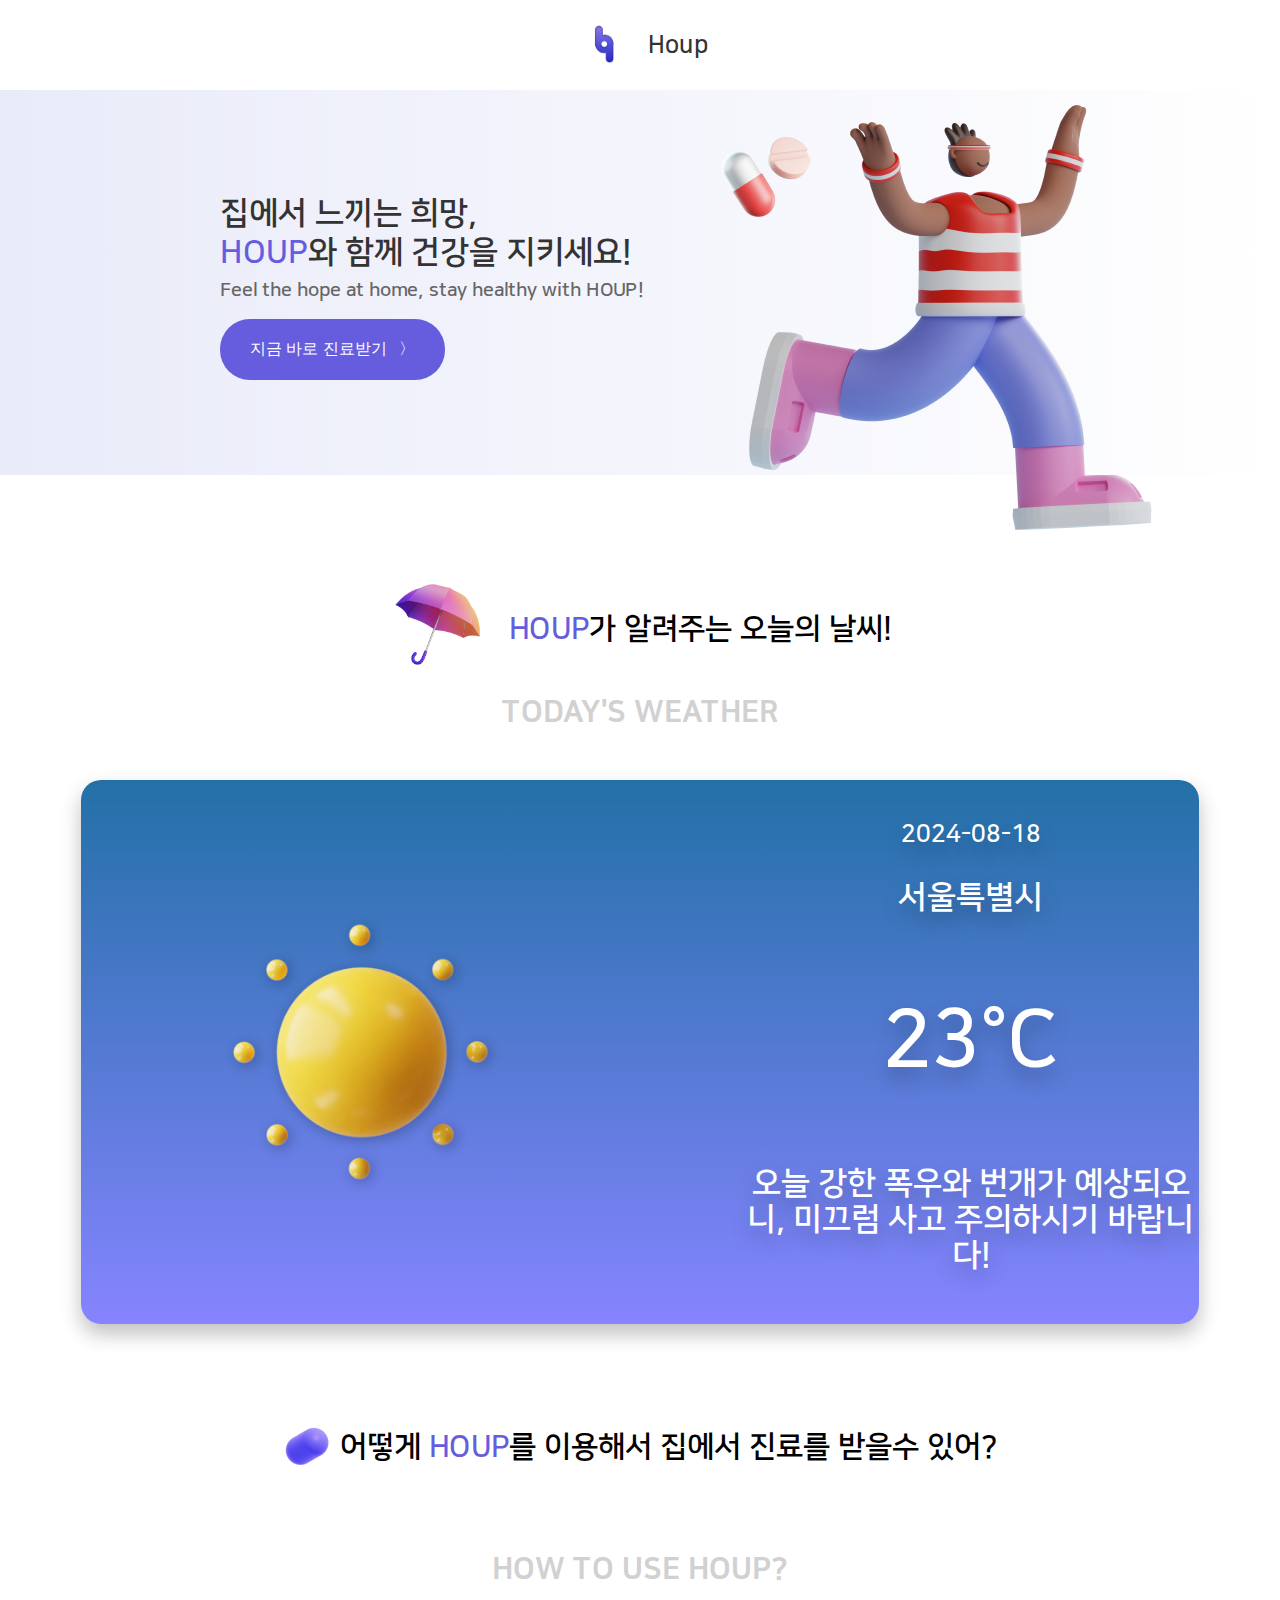
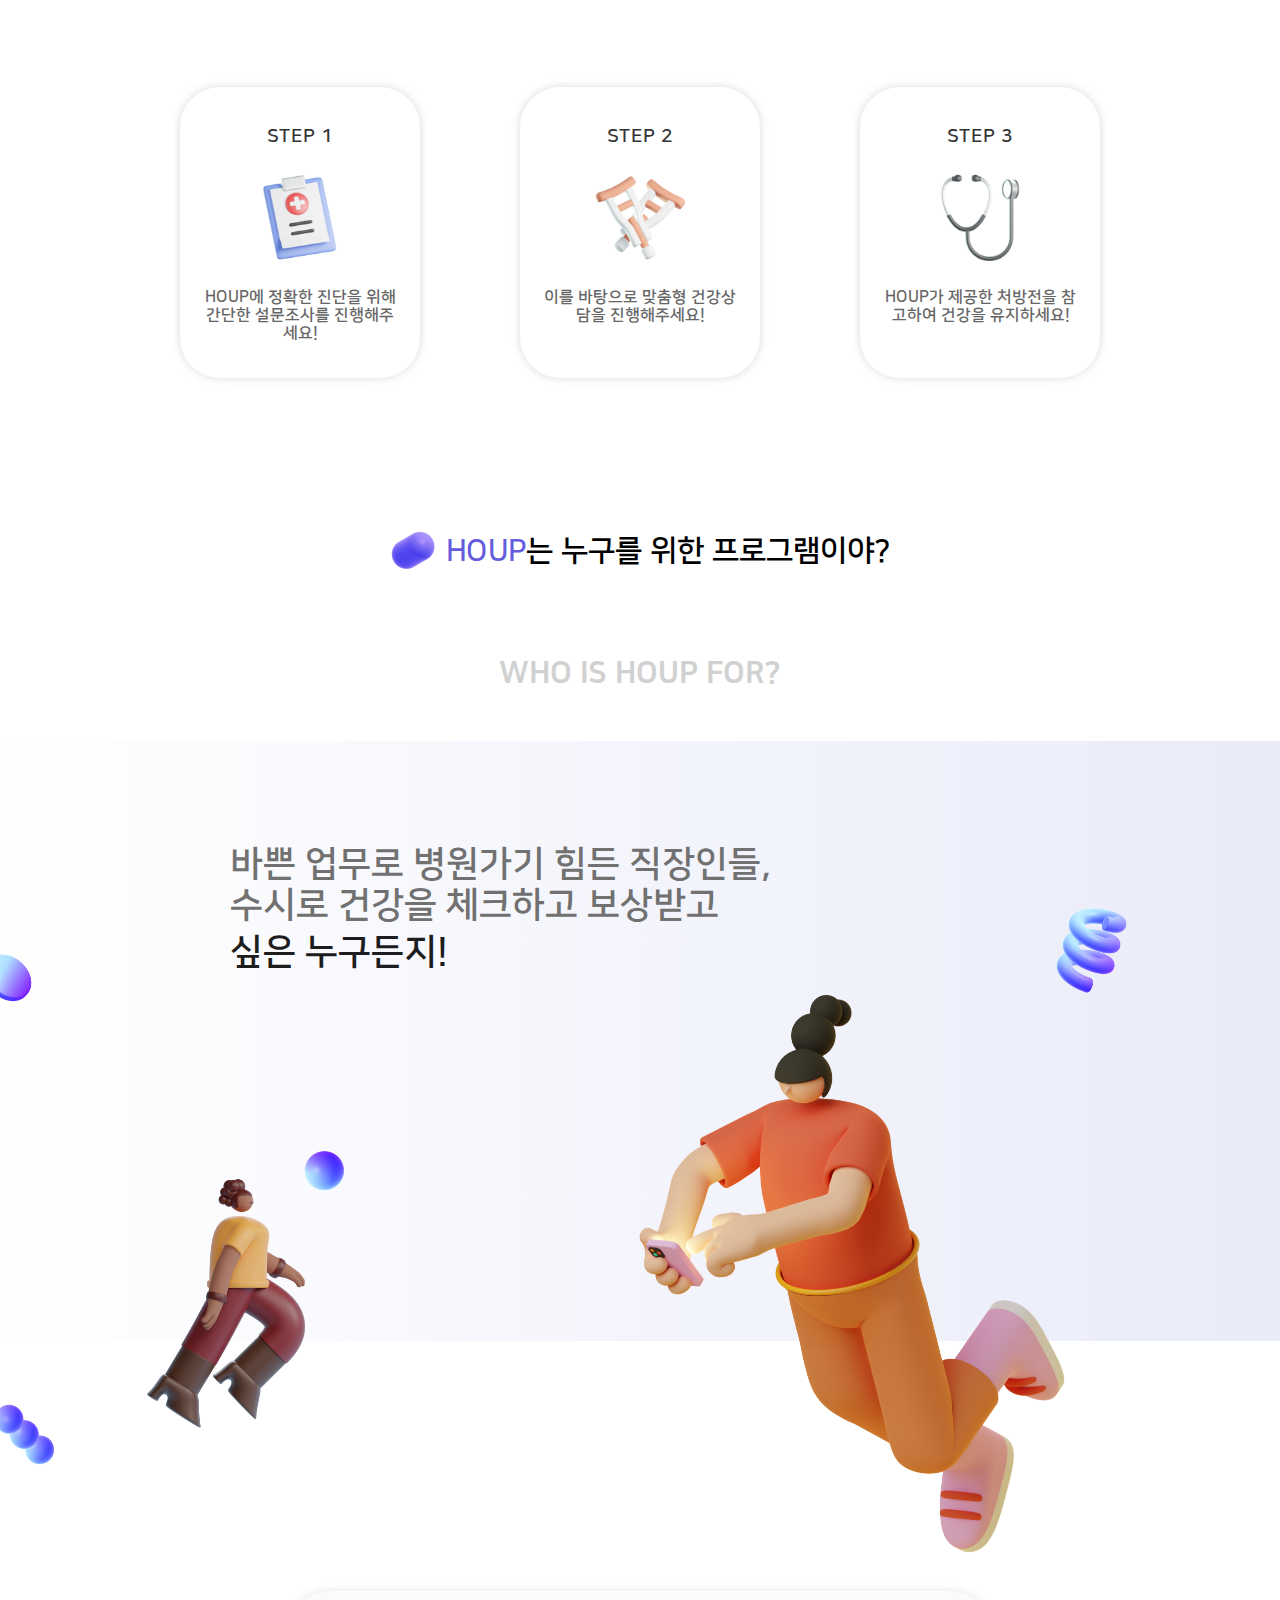
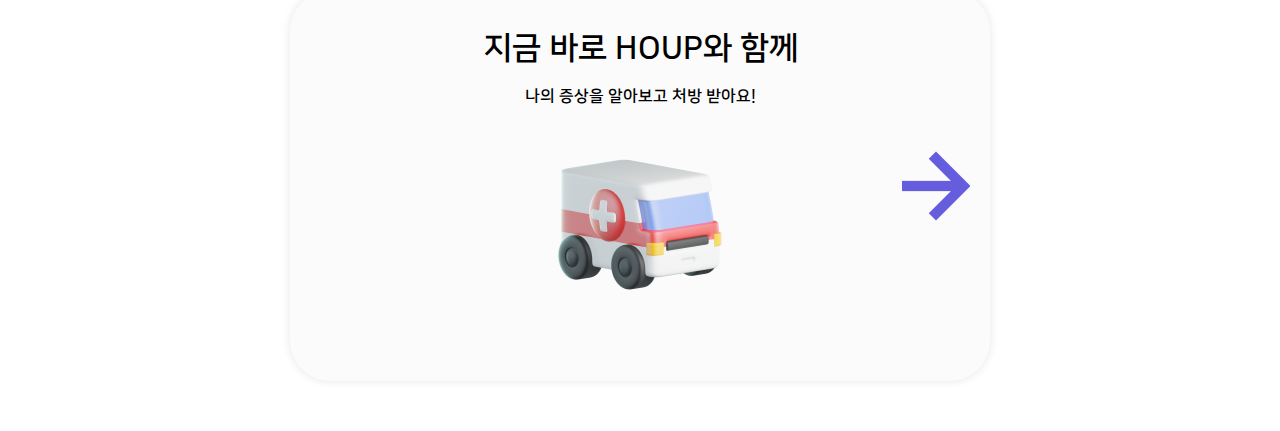
<file: frontend/index.html>
<!DOCTYPE html>
<html lang="ko">
  <head>
    <meta charset="UTF-8" />
    <meta name="viewport" content="width=device-width, initial-scale=1.0" />
    <title>HOUP</title>
    <!--Open Graph-->
    <!--http://ogp.me/-->
    <meta property="og:type" content="website" />
    <meta property="og:site_name" content="Houp" />
    <meta property="og:title" content="House Hospital" />
    <meta
      property="og:description"
      content="집에서도 간편하게 산재 보험과 건강확인을 받을수 있는 서비스,houp"
    />
    <meta property="og:image" content="./images/logo.png" />
    <!-- <meta property="og:url" content="https://naver.com" /> -->

    <!--Google Fonts - 나눔고딕-->
    <link rel="preconnect" href="https://fonts.gstatic.com" />
    <link
      href="https://fonts.googleapis.com/css2?family=Nanum+Gothic:wght@400;700&display=swap"
      rel="stylesheet"
    />

    <link rel="stylesheet" href="css/main.css" />
    <script src="js/weather.js"></script>
  </head>
  <body>
    <header>
      <img src="images/main/logo.png" alt="HOUP Logo" />
      <p>Houp</p>
    </header>

    <div class="container">
      <div class="text-content">
        <h1>집에서 느끼는 희망,</h1>
        <h1><span class="highlight">HOUP</span>와 함께 건강을 지키세요!</h1>
        <p>Feel the hope at home, stay healthy with HOUP!</p>
        <a href="survey.html"><button>지금 바로 진료받기 &ensp;〉</button></a>
      </div>
      <div class="image-content">
        <img src="images/main/run.png" alt="Character Image" />
      </div>
      <div class="image-content2">
        <img src="images/main/pill.png" alt="pill Image" />
      </div>
    </div>

    <div class="howtostep3">
      <div class="quest">
        <img src="images/main/um.png" alt="우산" class="quest" />
        <p><span class="highlight">HOUP</span>가 알려주는 오늘의 날씨!</p>
      </div>
      <h5>TODAY'S WEATHER</h5>
    </div>

    <div class="weather-container">
      <div class="weather-info">
        <img
          id="weather-icon"
          src="images/main/sun.png"
          alt="Weather Icon"
          class="weather-icon"
        />
        <div class="weather-details">
          <p id="date">2024-08-18</p>
          <p id="location">서울특별시</p>
          <p id="temperature">23°C</p>
          <p id="description">
            오늘 강한 폭우와 번개가 예상되오니, 미끄럼 사고 주의하시기 바랍니다!
          </p>
        </div>
      </div>
    </div>

    <div class="howtostep">
      <div class="quest">
        <img src="images/main/pill2.png" alt="알약" class="quest" />
        <p>
          어떻게 <span class="highlight">HOUP</span>를 이용해서 집에서 진료를
          받을수 있어?
        </p>
      </div>
      <h5>HOW TO USE HOUP?</h5>
    </div>

    <div class="steps">
      <div class="step">
        <h3>STEP 1</h3>
        <img src="images/main/step1.png" alt="Step 1" />
        <p>HOUP에 정확한 진단을 위해 간단한 설문조사를 진행해주세요!</p>
      </div>
      <div class="step">
        <h3>STEP 2</h3>
        <img src="images/main/step2.png" alt="Step 2" />
        <p>이를 바탕으로 맞춤형 건강상담을 진행해주세요!</p>
      </div>
      <div class="step">
        <h3>STEP 3</h3>
        <img src="images/main/step3.png" alt="Step 3" />
        <p>HOUP가 제공한 처방전을 참고하여 건강을 유지하세요!</p>
      </div>
    </div>

    <div class="howtostep">
      <div class="quest">
        <img src="images/main/pill2.png" alt="알약" class="quest" />
        <p><span class="highlight">HOUP</span>는 누구를 위한 프로그램이야?</p>
      </div>
      <h5>WHO IS HOUP FOR?</h5>
    </div>

    <div class="container2">
      <div class="text-content">
        <h1>바쁜 업무로 병원가기 힘든 직장인들,</h1>
        <h1>수시로 건강을 체크하고 보상받고</h1>
        <h2>싶은 누구든지!</h2>
      </div>
      <div class="image-content3">
        <img src="images/main/bg.png" alt="Character Image" />
      </div>
    </div>

    <div class="steps2">
      <div class="step2">
        <h1>지금 바로 HOUP와 함께</h1>
        <p>나의 증상을 알아보고 처방 받아요!</p>
        <img src="images/main/Vector.png" alt="arrow" class="arr" />
        <img src="images/main/bus.png" alt="119" />
      </div>
    </div>

    <script>
      document.addEventListener("DOMContentLoaded", function () {
        const step2Element = document.querySelector(".steps2");

        step2Element.addEventListener("click", function () {
          window.location.href = "survey.html";
        });
      });
    </script>
  </body>
</html>
</file>
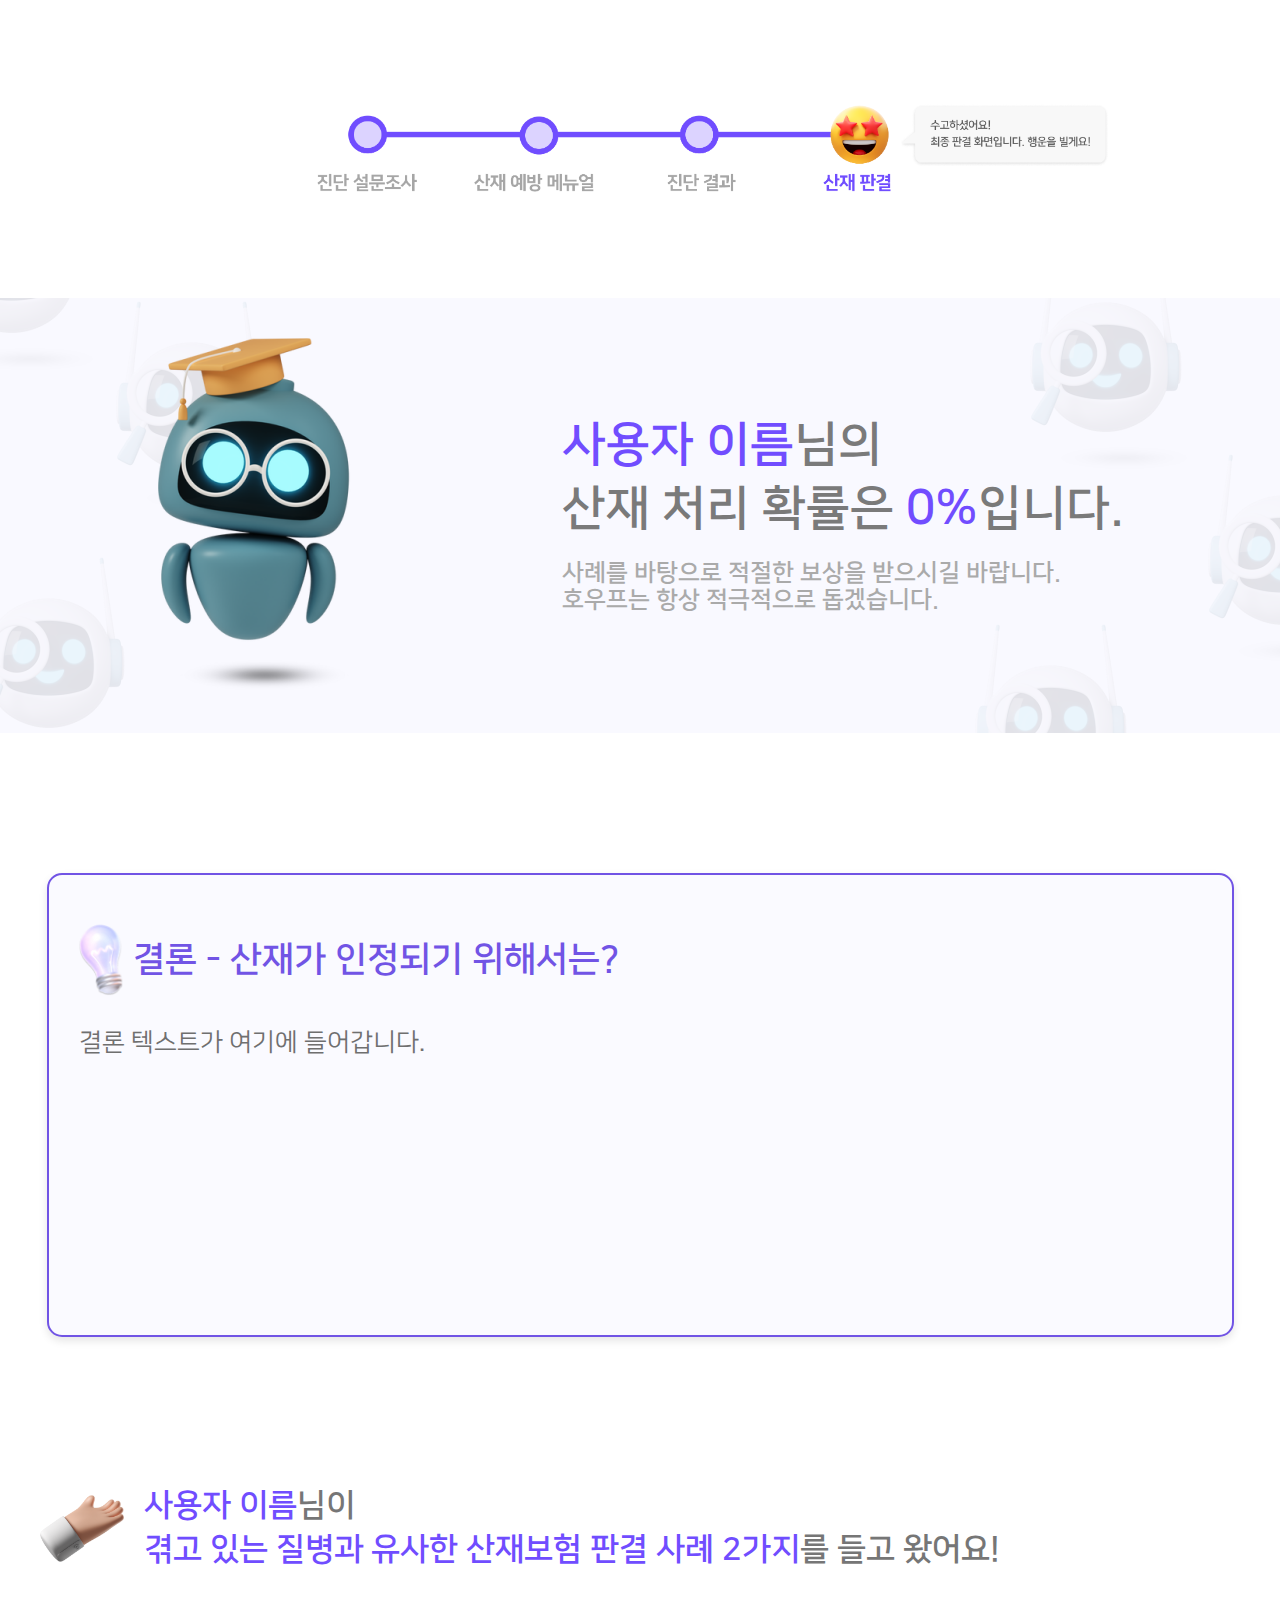
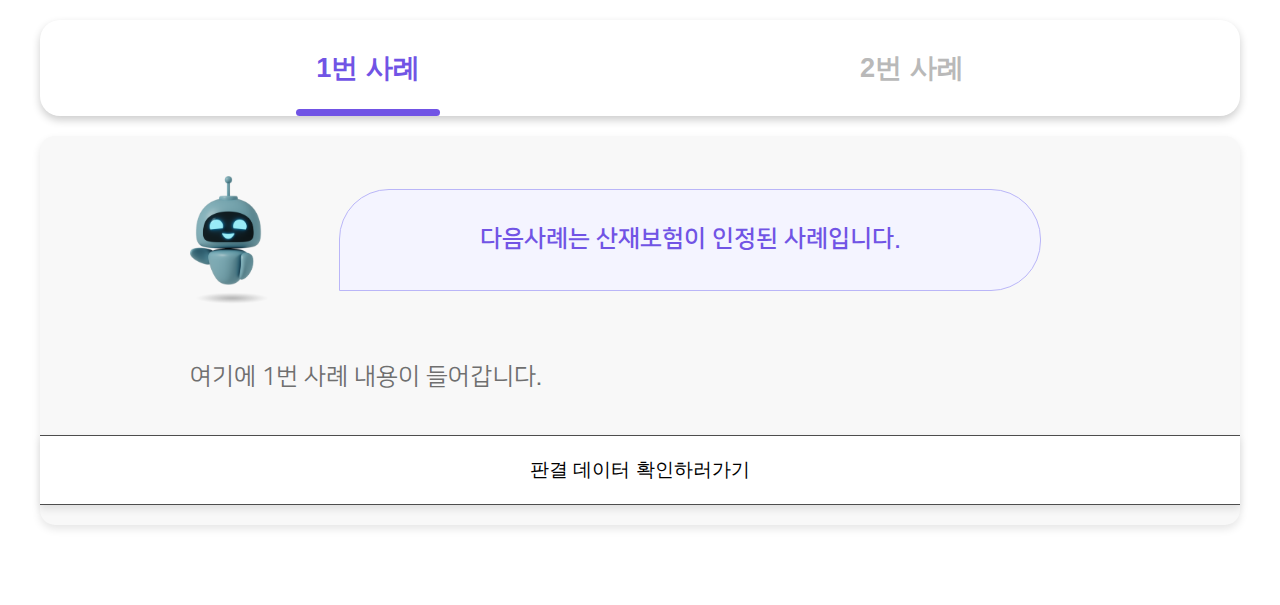
<file: frontend/ins.html>
<!DOCTYPE html>
<html lang="ko">
  <head>
    <meta charset="UTF-8" />
    <meta name="viewport" content="width=device-width, initial-scale=1.0" />
    <title>산재 처리 확률</title>
    <link rel="stylesheet" href="css/ins.css" />
    <script src="js/ins.js"></script>
  </head>
  <body>
    <!-- 상단의 진행바 이미지 -->
    <div class="progress-bar">
      <img src="images/ins/fin.png" alt="Progress Bar" />
    </div>

    <!-- 산재 처리 확률 섹션 -->
    <section class="probability-section">
      <div class="probability-content">
        <img src="images/ins/robot.png" alt="Robot Image" class="robot-icon" />
        <div class="text-content">
          <h2><span id="userName">사용자 이름</span>님의</h2>
          <h2>
            산재 처리 확률은 <span id="approvalProbability">0%</span>입니다.
          </h2>
          <h3>
            사례를 바탕으로 적절한 보상을 받으시길 바랍니다.<br />
            호우프는 항상 적극적으로 돕겠습니다.
          </h3>
        </div>
      </div>
    </section>

    <!-- 결론 섹션 (이미지로 대체) -->
    <section class="conclusion-section">
      <div class="conclusion-content">
        <div class="title-container">
          <img src="images/ins/bulb.png" alt="전구 이미지" class="bulb-icon" />
          <h3>결론 - 산재가 인정되기 위해서는?</h3>
        </div>
        <p id="result">결론 텍스트가 여기에 들어갑니다.</p>
      </div>
    </section>

    <!-- 산재 보험 판결 사례 섹션 -->
    <section class="case-section">
      <div class="case-header">
        <img src="images/ins/hand.png" alt="손바닥 이미지" class="hand-icon" />
        <h2>
          <span id="userName2">사용자 이름</span>님이 <br /><span id="hoho"
            >겪고 있는 질병과 유사한 산재보험 판결 사례 2가지</span
          >를 들고 왔어요!
        </h2>
      </div>

      <div class="case-tabs-container">
        <div class="case-tabs">
          <button class="case-tab active" onclick="showCase('first')">
            1번 사례
          </button>
          <button class="case-tab" onclick="showCase('second')">
            2번 사례
          </button>
        </div>
      </div>

      <div id="firstCase" class="case-content">
        <div class="robot-title-container">
          <img src="images/ins/yes.png" alt="로봇 이미지" class="robot-icon" />
          <div class="text-title-container">
            <h3>다음사례는 산재보험이 인정된 사례입니다.</h3>
          </div>
        </div>
        <p id="firstCaseSummary">여기에 1번 사례 내용이 들어갑니다.</p>

        <!-- 판결 데이터 확인 버튼과 확장된 데이터 표시 -->
        <div class="full-data-section">
          <button
            class="show-full-data-button"
            onclick="toggleFullData('first')"
          >
            <span>판결 데이터 확인하러가기</span>
          </button>
          <div class="full-data-content" style="display: none">
            <p class="judgmentDocument">
              전체 판결 데이터를 여기에 표시합니다.
            </p>
          </div>
        </div>
      </div>

      <div id="secondCase" class="case-content" style="display: none">
        <div class="robot-title-container">
          <img src="images/ins/no.png" alt="로봇 이미지" class="robot-icon" />
          <div class="text-title-container">
            <h3>다음사례는 산재보험이 불인정된 사례입니다.</h3>
          </div>
        </div>
        <p id="secondCaseSummary">여기에 2번 사례 내용이 들어갑니다.</p>

        <!-- 판결 데이터 확인 버튼과 확장된 데이터 표시 -->
        <div class="full-data-section">
          <button
            class="show-full-data-button"
            onclick="toggleFullData('second')"
          >
            <span>판결 데이터 확인하러가기</span>
          </button>
          <div class="full-data-content" style="display: none">
            <p class="judgmentDocument">
              전체 판결 데이터를 여기에 표시합니다.
            </p>
          </div>
        </div>
      </div>
    </section>
  </body>
</html>
</file>
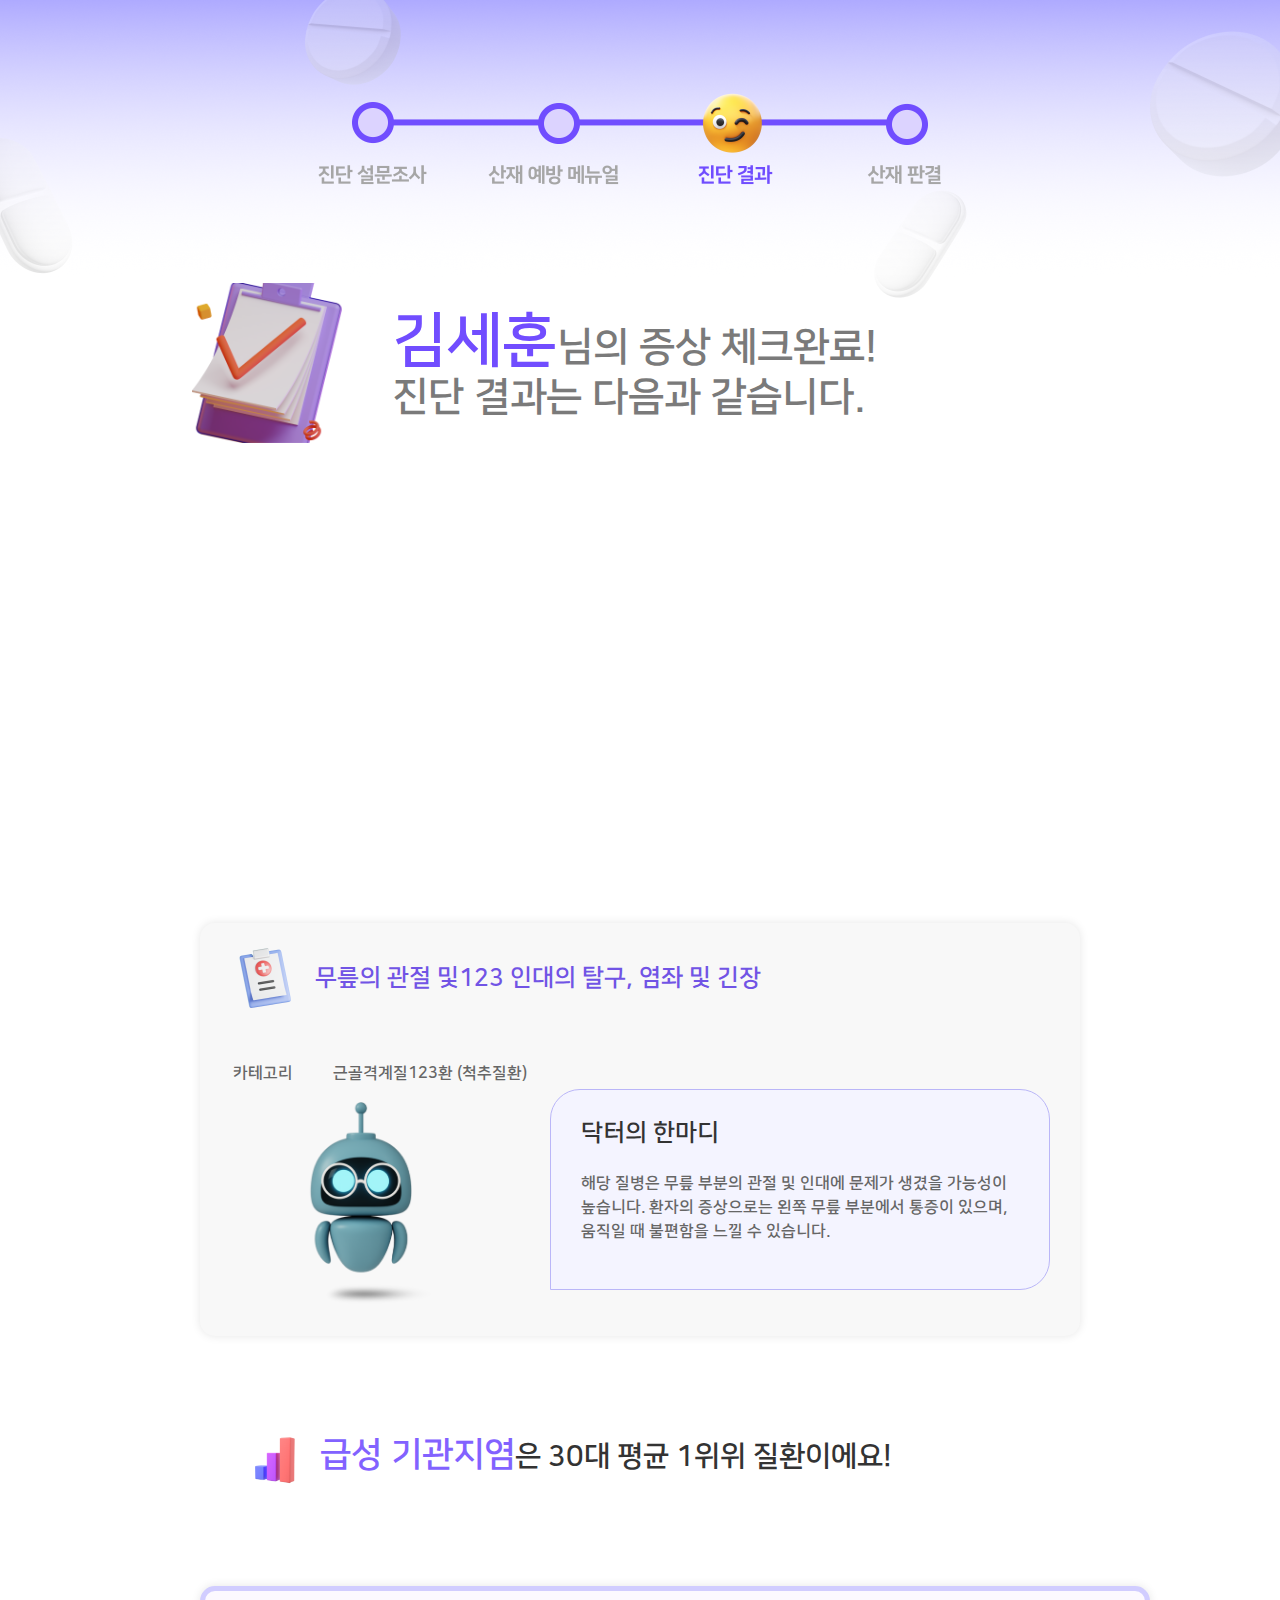
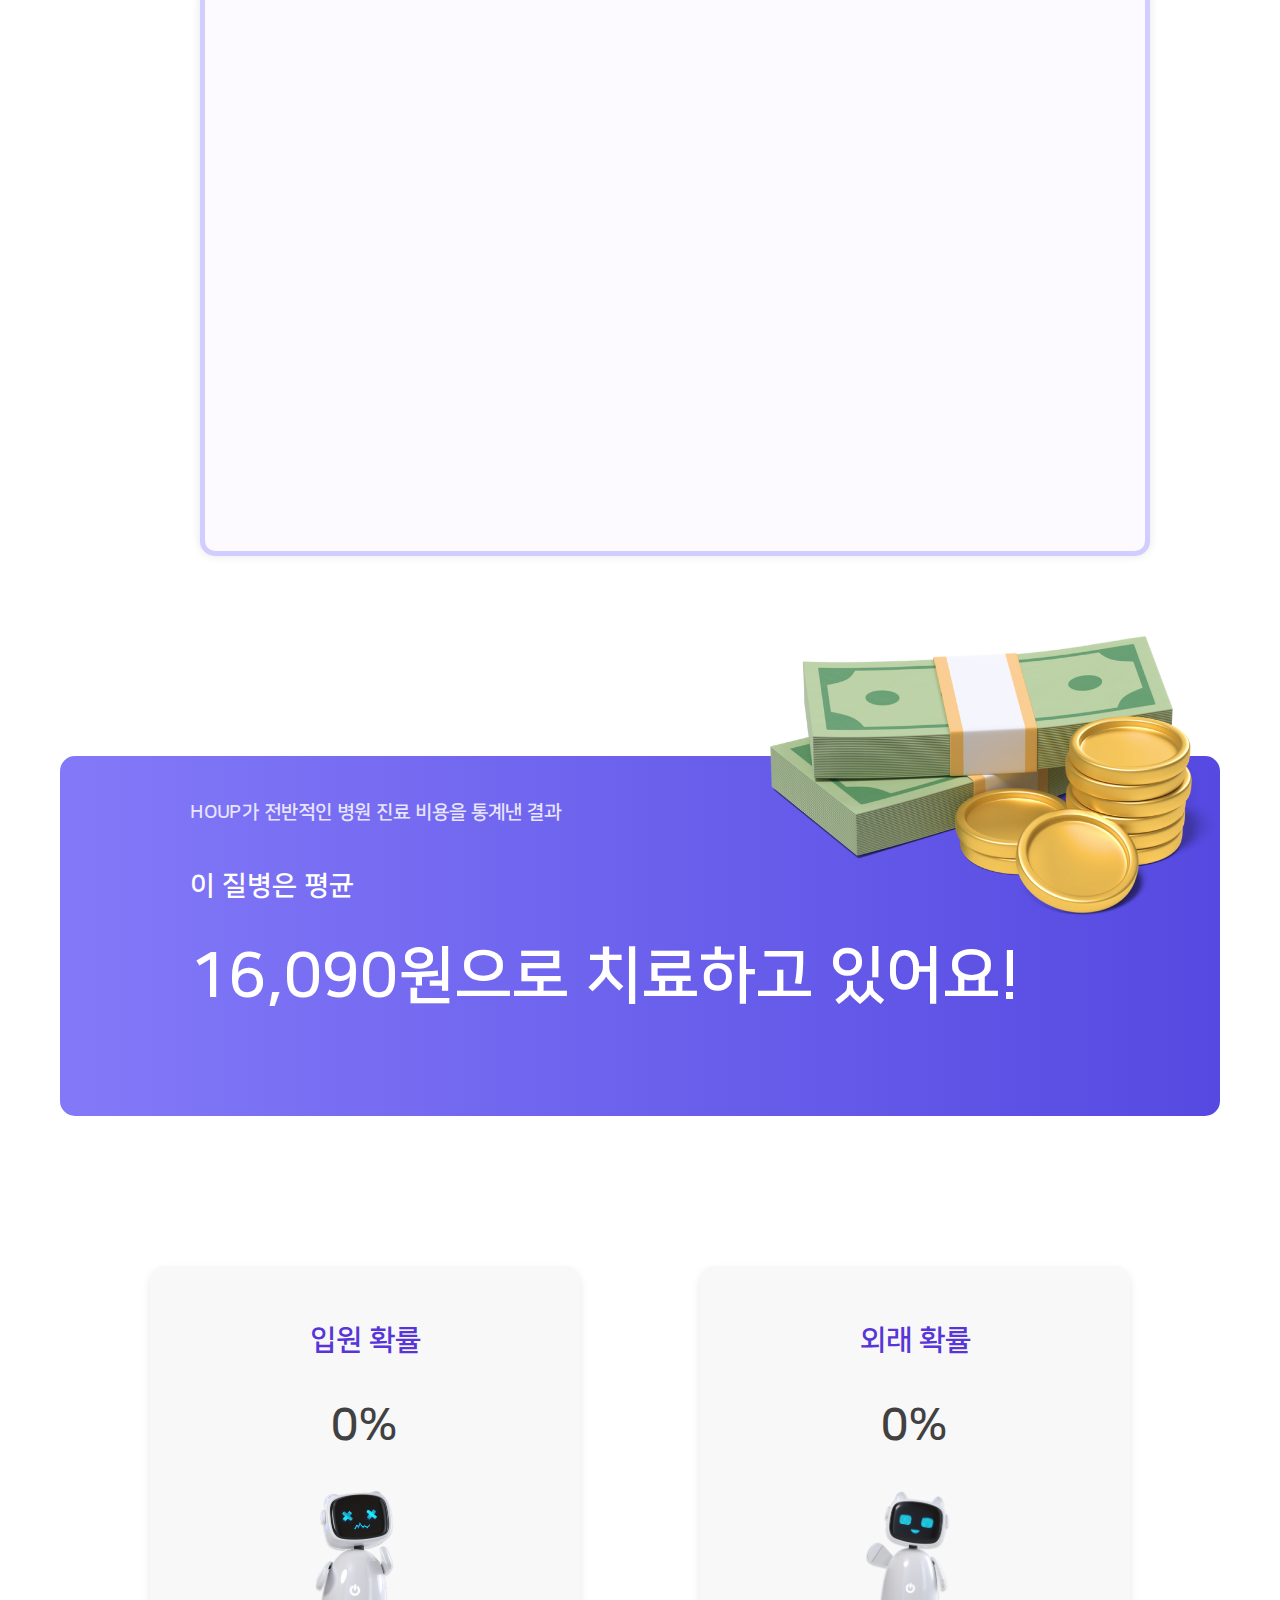
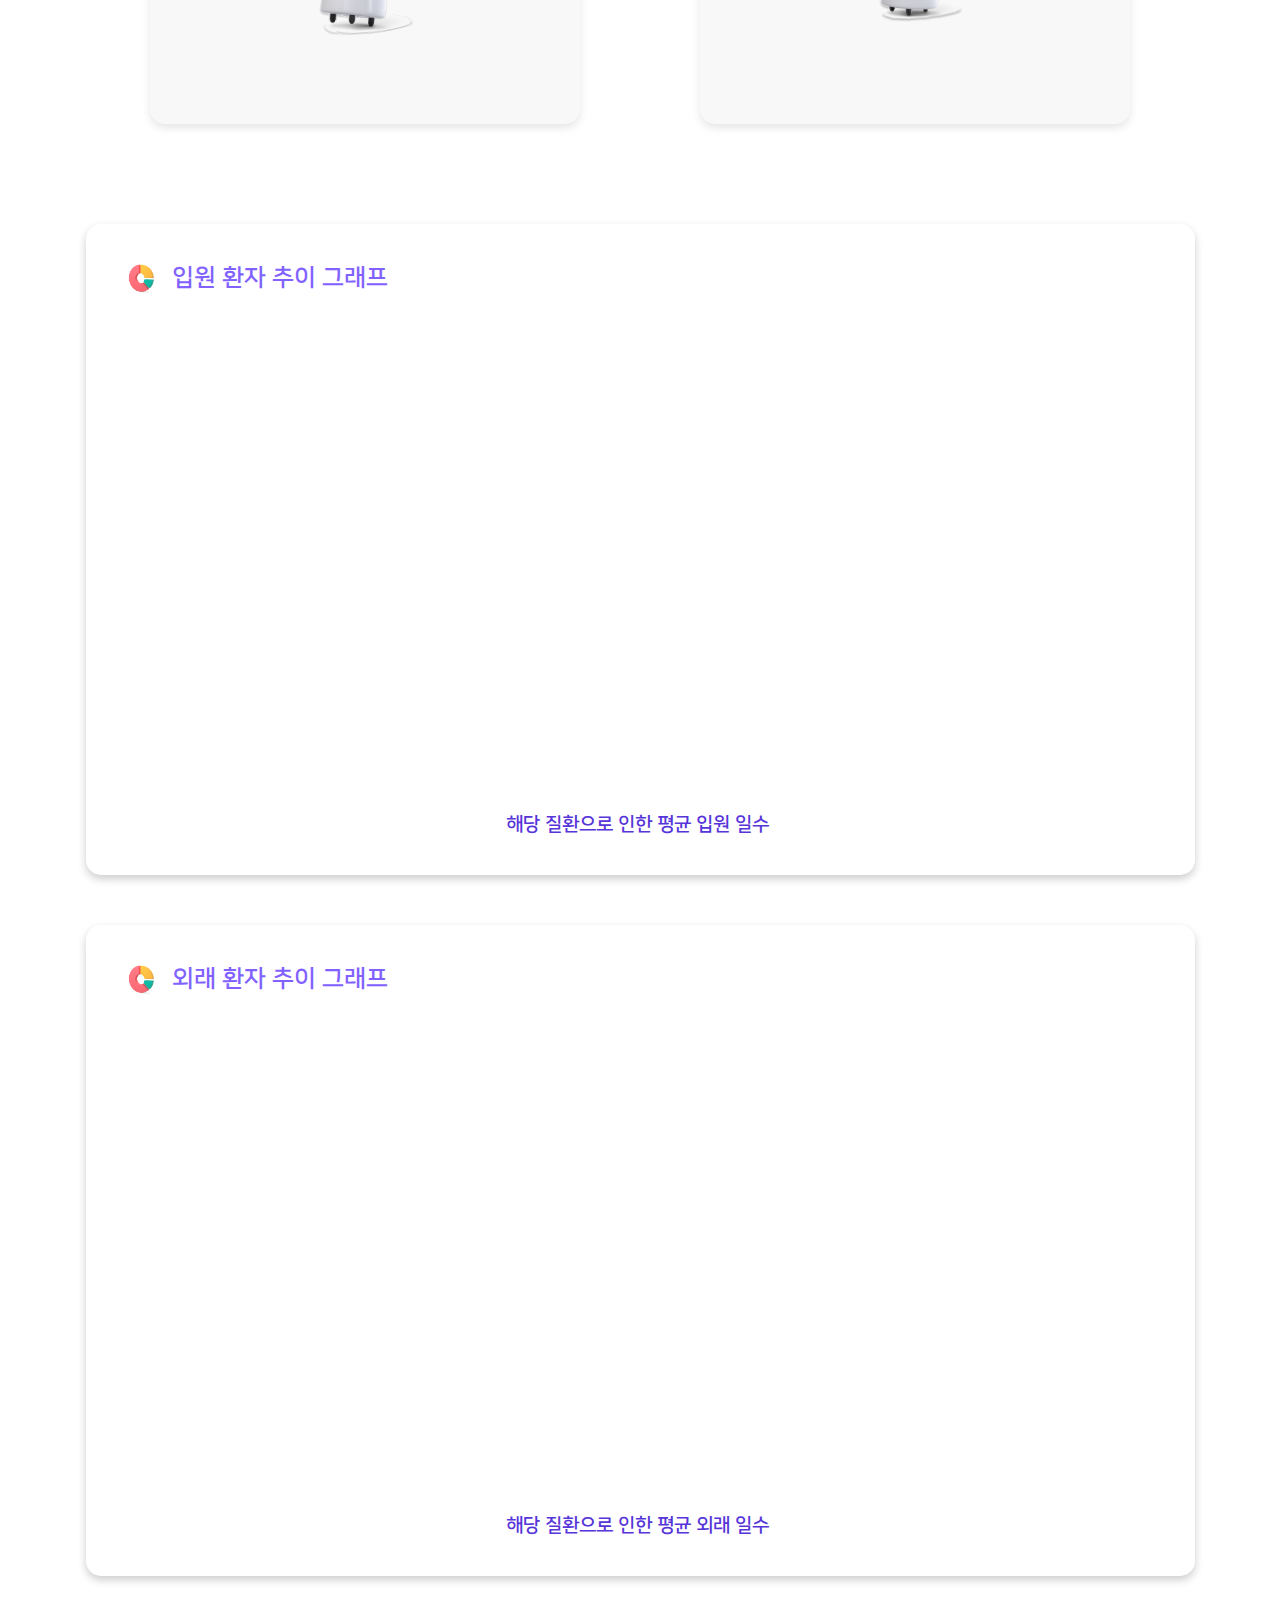
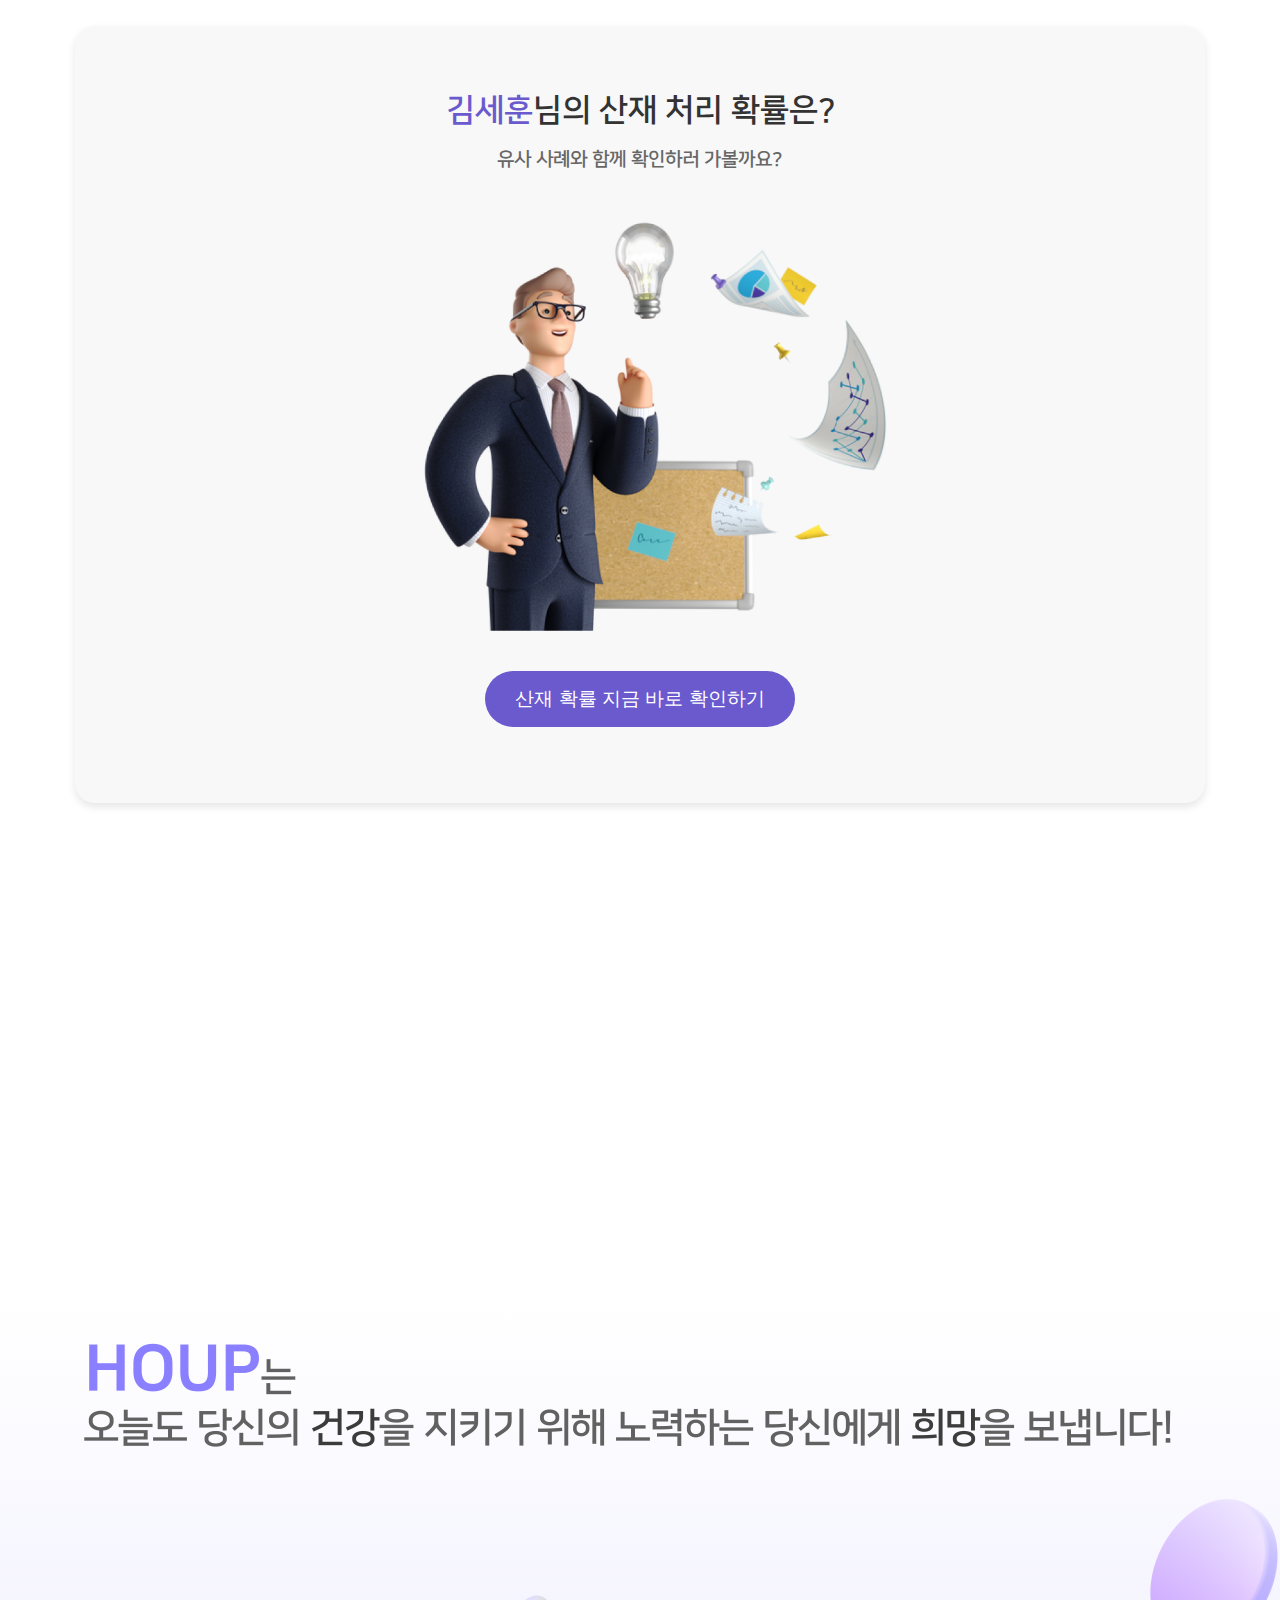
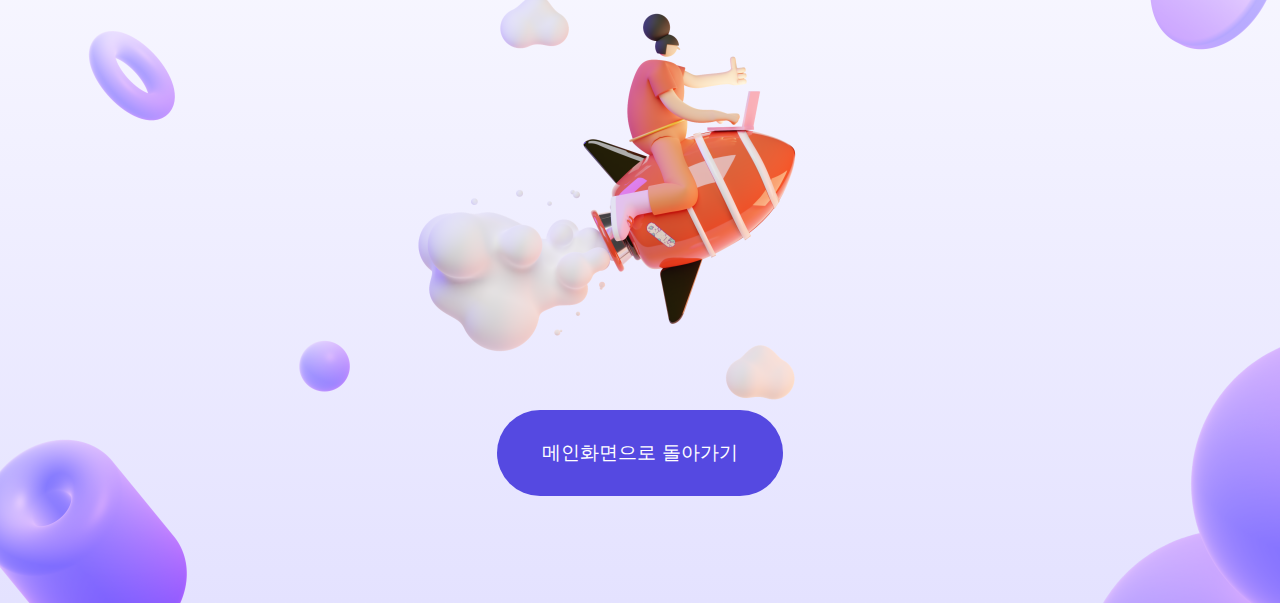
<file: frontend/result.html>
<!DOCTYPE html>
<html lang="ko">
  <head>
    <meta charset="UTF-8" />
    <meta name="viewport" content="width=device-width, initial-scale=1.0" />
    <title>진단 결과</title>
    <link rel="stylesheet" href="css/result.css" />
    <script src="https://d3js.org/d3.v6.min.js"></script>
    <script src="js/result.js"></script>
  </head>

  <body class="container">
    <header>
      <div class="progress-bar">
        <img src="images/result/hea.png" alt="Progress Bar" />
      </div>
      <div class="header-content">
        <img
          src="images/result/list.png"
          alt="Checklist Icon"
          class="header-icon"
        />
        <div class="header-text">
          <h1>
            <span id="userName" class="highlight">김세훈</span>님의 증상
            체크완료!
          </h1>
          <h1>진단 결과는 다음과 같습니다.</h1>
        </div>
      </div>
    </header>

    <div class="survey-steps">
      <div class="step">
        <p>
          확인 <span class="bold-text">증상과 관련된 정보</span>를 찾아냈습니다.
        </p>
        <p>
          아래의 결과를 확인하고 자세한 진단을 위해 병원 진료를 추천드립니다.
        </p>
      </div>

      <div class="step2">
        <p>
          호우프가 통계낸 <span class="bold-text">산재처리확률</span>을 확인하고
        </p>
        <p>
          <span class="bold-text">유사 산재 판결 사례</span>를 확인해보세요!
        </p>
      </div>
    </div>

    <section class="disease-info">
      <div class="disease-header">
        <img src="images/result/record.png" alt="Disease Icon" class="icon" />
        <h2 id="diseaseName">
          <span id="diseaseNameValue"
            >무릎의 관절 및123 인대의 탈구, 염좌 및 긴장</span
          >
        </h2>
      </div>

      <div class="disease-content">
        <div class="left-content">
          <p id="diseaseKind">
            <span style="font-weight: bold">카테고리</span
            >&nbsp;&nbsp;&nbsp;&nbsp;&nbsp;&nbsp;&nbsp;&nbsp;&nbsp;
            <span id="diseaseKindValue">근골격계질123환 (척추질환)</span>
          </p>
          <img
            src="images/result/robot.png"
            alt="Robot Image"
            class="robot-icon"
          />
        </div>
        <div class="doctor-message">
          <h3>닥터의 한마디</h3>
          <p id="diseaseDescription">
            해당 질병은 무릎 부분의 관절 및 인대에 문제가 생겼을 가능성이
            높습니다. 환자의 증상으로는 왼쪽 무릎 부분에서 통증이 있으며, 움직일
            때 불편함을 느낄 수 있습니다.
          </p>
        </div>
      </div>
    </section>

    <!-- 그래프 영역 -->
    <section class="ranking-chart-section">
      <div class="title-container">
        <img
          src="images/result/img.png"
          alt="Ranking Icon"
          class="ranking-icon"
        />
        <h2 id="rankingTitle">
          <span class="place1" id="place1Name">급성 기관지염</span>은
          <span class="age">30대</span> 평균 <span class="ranking">1위</span>위
          질환이에요!
        </h2>
      </div>
      <div id="rankingChart" class="chart-container"></div>
    </section>

    <section class="medical-cost">
      <h2 class="cost-header">HOUP가 전반적인 병원 진료 비용을 통계낸 결과</h2>
      <div class="cost-info">
        <p>이 질병은 평균</p>
        <p class="cost-value">
          <span id="medicalCost">16,090</span>원으로 치료하고 있어요!
        </p>
        <img
          src="images/result/money.png"
          alt="Money Icon"
          class="money-icon"
        />
      </div>
    </section>

    <section class="rate-section">
      <div class="rate-box">
        <h3>입원 확률</h3>
        <p id="hospitalizationRate">0%</p>
        <img
          src="images/result/aro.png"
          alt="Robot Image"
          class="rate-robot-icon"
        />
      </div>
      <div class="rate-box">
        <h3>외래 확률</h3>
        <p id="outpatientRate">0%</p>
        <img
          src="images/result/bro.png"
          alt="Robot Image"
          class="rate-robot-icon"
        />
      </div>
    </section>

    <section class="hospitalization">
      <div class="chart-header">
        <h2 class="chart-title">
          <img src="images/result/graph.png" alt="입원 환자" class="icon" />
          입원 환자 추이 그래프
        </h2>
      </div>
      <div id="hospitalizationChart" class="chart-container2"></div>
      <p class="average-days">
        해당 질환으로 인한 평균 입원 일수
        <span id="averageHospitalizationDays" class="average-value"></span>
      </p>
    </section>

    <section class="outpatient">
      <div class="chart-header">
        <h2 class="chart-title">
          <img src="images/result/graph.png" alt="외래 환자" class="icon" />
          외래 환자 추이 그래프
        </h2>
      </div>
      <div id="outpatientChart" class="chart-container2"></div>
      <p class="average-days">
        해당 질환으로 인한 평균 외래 일수
        <span id="averageOutpatientDays" class="average-value"></span>
      </p>
    </section>

    <section class="job-risk">
      <h2><span id="userName2">김세훈</span>님의 산재 처리 확률은?</h2>
      <p class="subtext">유사 사례와 함께 확인하러 가볼까요?</p>
      <div class="job-risk-content">
        <img src="images/result/man.png" alt="Risk Image" class="risk-image" />
        <button class="risk-button" onclick="window.location.href='ins.html'">
          산재 확률 지금 바로 확인하기
        </button>
      </div>
    </section>

    <div class="page-container">
      <footer class="custom-footer">
        <div class="footer-content">
          <button class="main-button" onclick="location.href='index.html'">
            메인화면으로 돌아가기
          </button>
        </div>
        <img
          src="images/result/foot.png"
          alt="Background"
          class="background-image"
        />
      </footer>
    </div>
  </body>
</html>
</file>
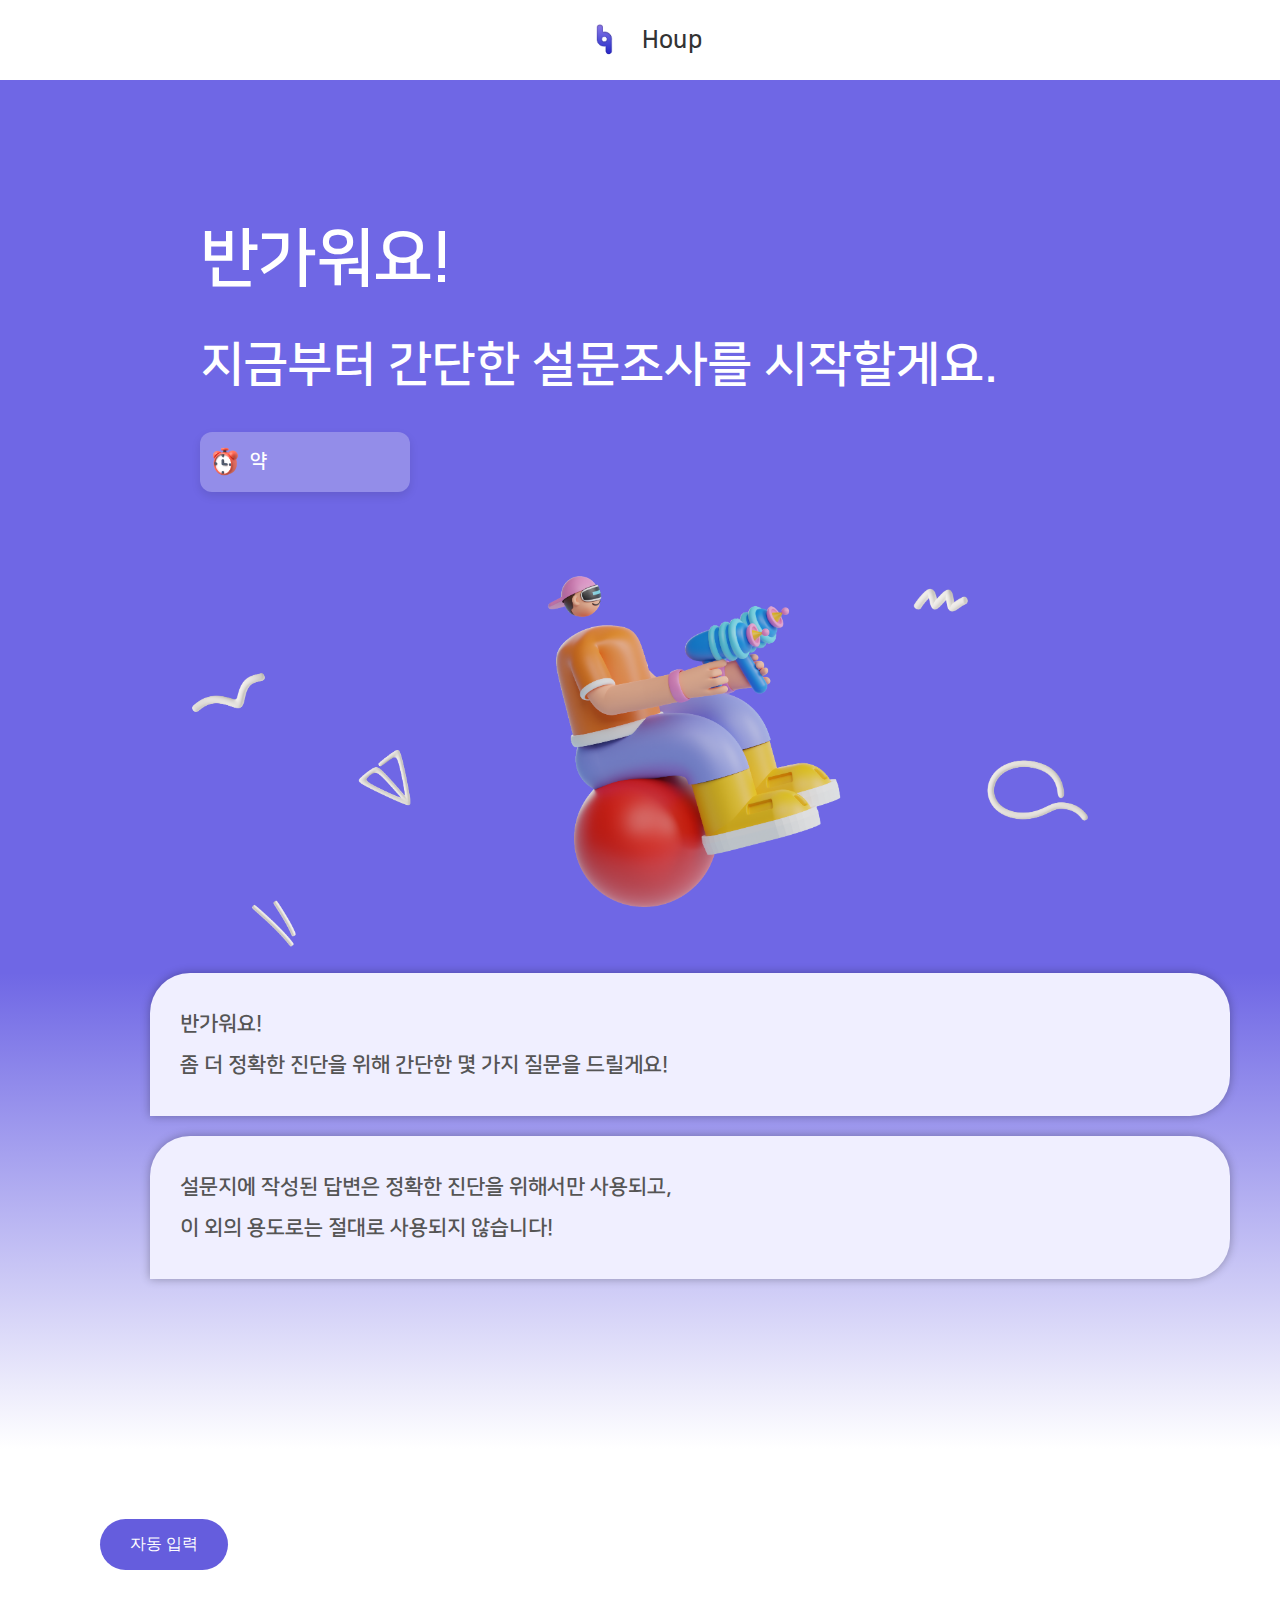
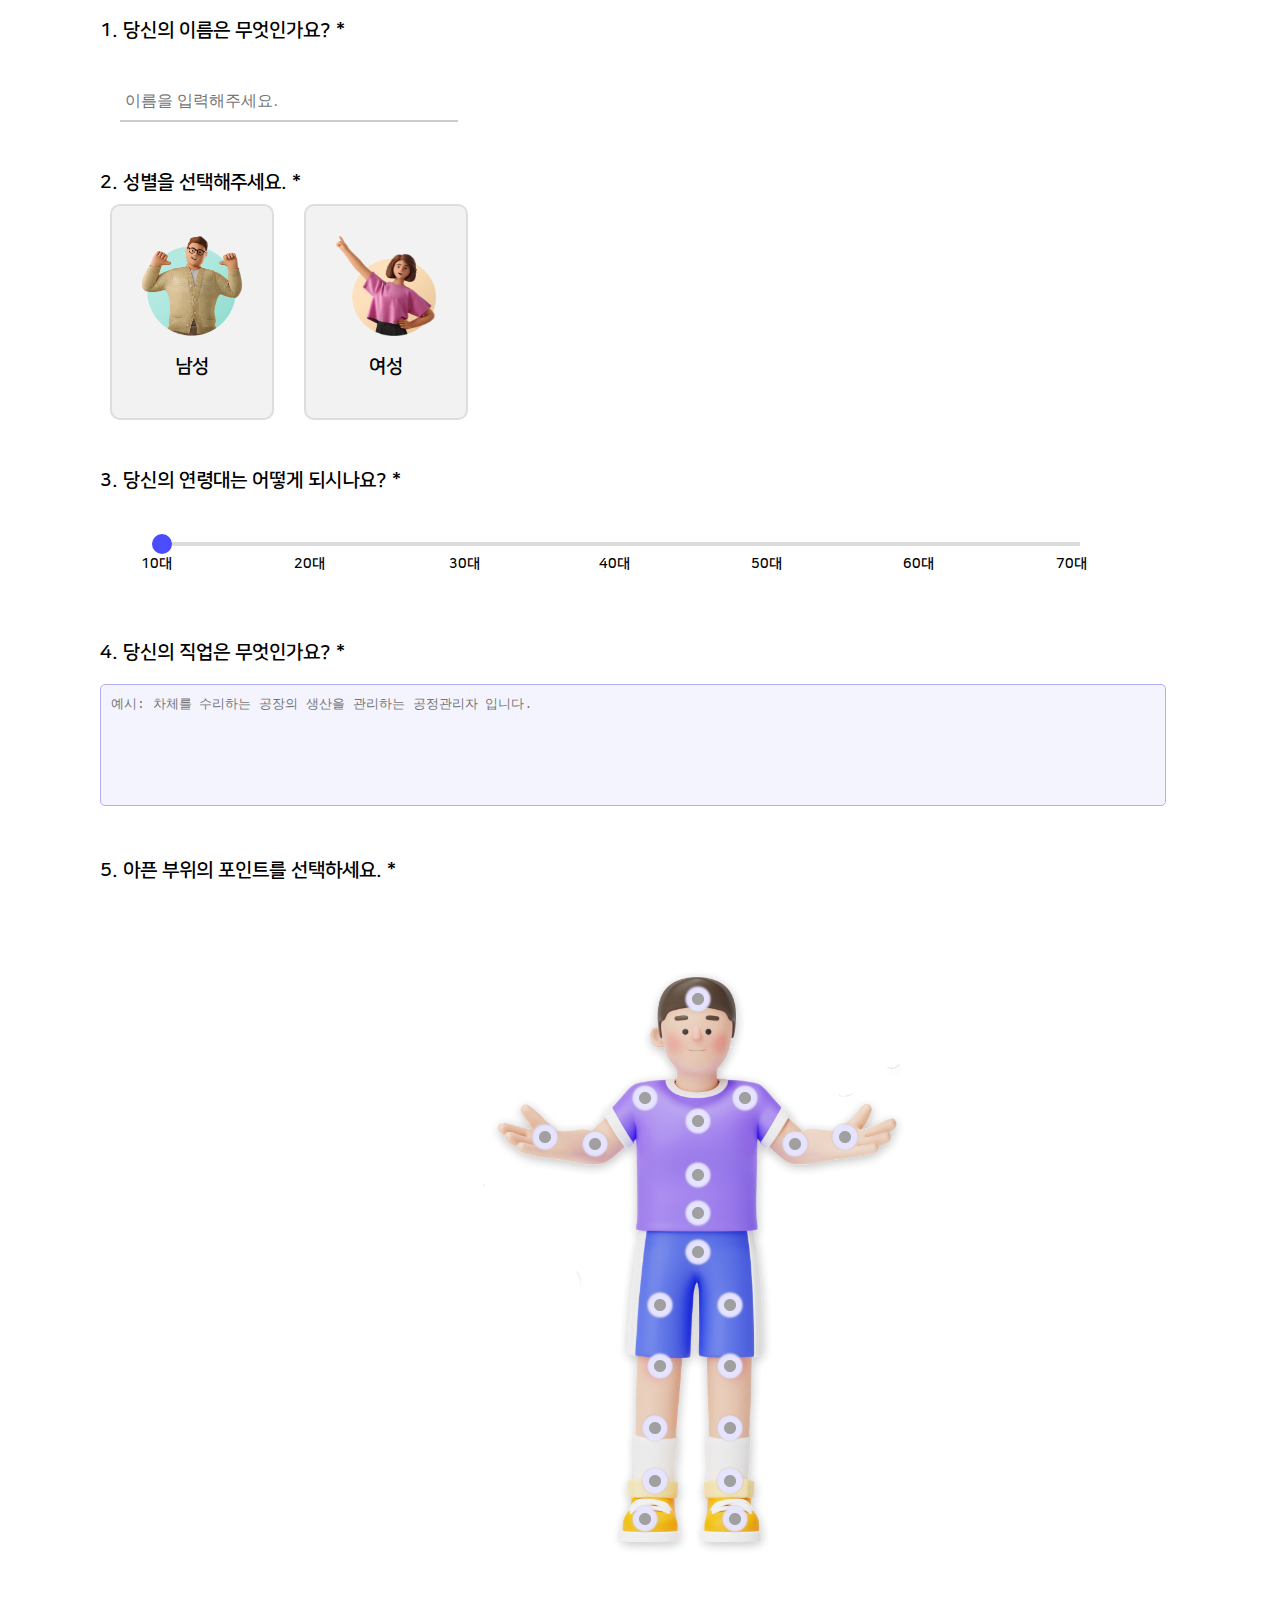
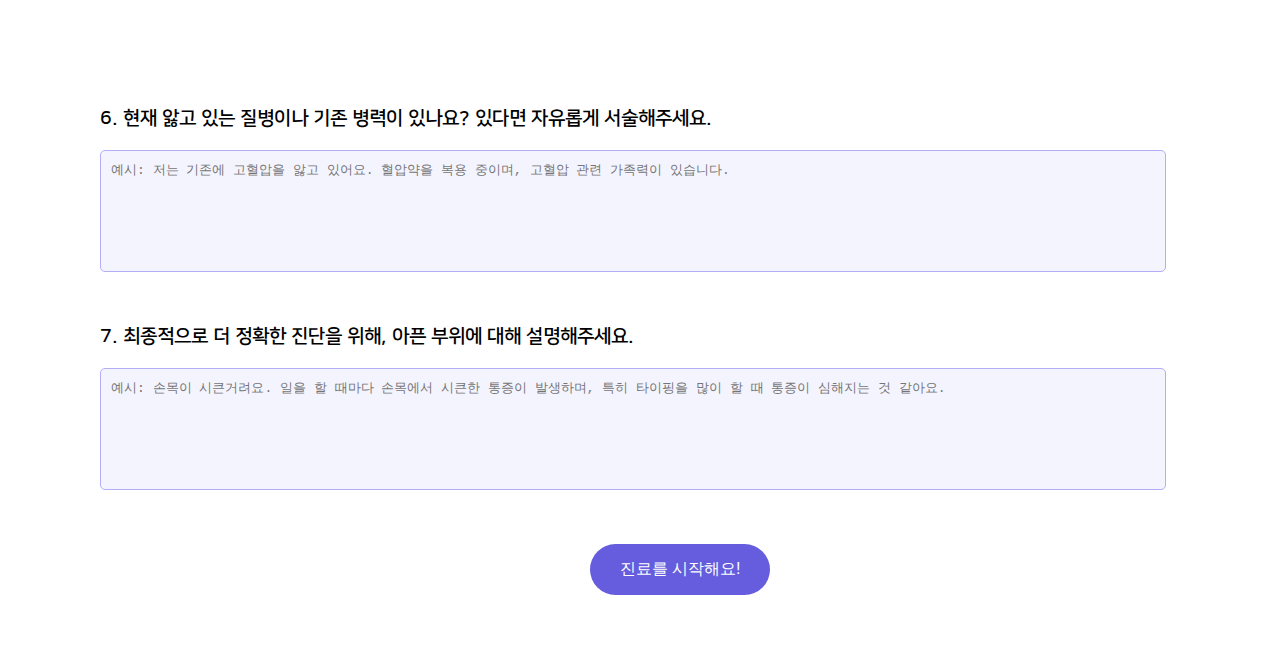
<file: frontend/survey.html>
<!DOCTYPE html>
<html lang="ko">
  <head>
    <meta charset="UTF-8" />
    <meta name="viewport" content="width=device-width, initial-scale=1.0" />
    <title>Survey</title>
    <link rel="stylesheet" href="css/survey.css" />
    <script src="js/survey.js"></script>
  </head>
  <body>
    <header>
      <img src="images/main/logo.png" alt="HOUP Logo" />
      <p>Houp</p>
    </header>

    <div class="survey-container">
      <div class="intro">
        <h1>반가워요!</h1>
        <h2>지금부터 간단한 설문조사를 시작할게요.</h2>
        <div class="survey-info">
          <img src="images/survey/timer.png" alt="timer Icon" />
          <p>약 7분, 7개의 질문</p>
        </div>
      </div>
      <div class="character-image">
        <img src="images/survey/group.png" alt="Character Image" />
      </div>
      <div class="survey-steps">
        <div class="step">
          <p>반가워요!</p>
          <p>좀 더 정확한 진단을 위해 간단한 몇 가지 질문을 드릴게요!</p>
        </div>
        <div class="step">
          <p>설문지에 작성된 답변은 정확한 진단을 위해서만 사용되고,</p>
          <p>이 외의 용도로는 절대로 사용되지 않습니다!</p>
        </div>
      </div>

      <form id="surveyForm" class="surveyForm">
        <!-- 자동 입력 버튼 -->
        <div class="form-group">
          <button type="button" id="autoFillButton">자동 입력</button>
        </div>

        <div class="form-group">
          <label for="name">1. 당신의 이름은 무엇인가요? *</label>
          <input
            class="nameinput"
            type="text"
            id="name"
            name="name"
            placeholder="이름을 입력해주세요."
          />
        </div>

        <div class="form-group gender-question">
          <label for="gender">2. 성별을 선택해주세요. *</label>
          <div class="options">
            <div class="option" data-value="male">
              <img src="images/survey/man.png" alt="Male" />
              <label for="male" class="">남성</label>
              <input
                type="radio"
                id="male"
                name="gender"
                value="남성"
                style="display: none"
              />
            </div>
            <div class="option" data-value="female">
              <img src="images/survey/girl.png" alt="Female" />
              <label for="female">여성</label>
              <input
                type="radio"
                id="female"
                name="gender"
                value="여성"
                style="display: none"
              />
            </div>
          </div>
        </div>

        <div class="form-group">
          <label for="age">3. 당신의 연령대는 어떻게 되시나요? *</label>
          <div class="age-slider">
            <input
              type="range"
              id="age"
              name="age"
              min="0"
              max="6"
              value="0"
              step="1"
            />
            <div class="age-labels">
              <span>10대</span>
              <span>20대</span>
              <span>30대</span>
              <span>40대</span>
              <span>50대</span>
              <span>60대</span>
              <span>70대</span>
            </div>
          </div>
        </div>

        <div class="form-group">
          <label for="occupation">4. 당신의 직업은 무엇인가요? *</label>
          <textarea
            type="text"
            id="occupation"
            name="occupation"
            placeholder="예시: 차체를 수리하는 공장의 생산을 관리하는 공정관리자 입니다."
          ></textarea>
        </div>

        <div class="form-group">
          <label for="pain-point">5. 아픈 부위의 포인트를 선택하세요. *</label>
          <div class="pain-point">
            <img
              src="images/survey/body.png"
              alt="Body Image"
              class="body-image"
            />
            <div class="pain-points"></div>
          </div>
        </div>

        <input type="hidden" id="painAreas" name="painAreas" value="" />

        <div class="form-group">
          <label for="existing-condition"
            >6. 현재 앓고 있는 질병이나 기존 병력이 있나요? 있다면 자유롭게
            서술해주세요.</label
          >
          <textarea
            type="aoa"
            id="existing-condition"
            name="existing-condition"
            placeholder="예시: 저는 기존에 고혈압을 앓고 있어요. 혈압약을 복용 중이며, 고혈압 관련 가족력이 있습니다."
          ></textarea>
        </div>

        <div class="form-group">
          <label for="detailed-pain"
            >7. 최종적으로 더 정확한 진단을 위해, 아픈 부위에 대해
            설명해주세요.</label
          >
          <textarea
            type="aoa"
            id="detailed-pain"
            name="detailed-pain"
            placeholder="예시: 손목이 시큰거려요. 일을 할 때마다 손목에서 시큰한 통증이 발생하며, 특히 타이핑을 많이 할 때 통증이 심해지는 것 같아요."
          ></textarea>
        </div>

        <div class="form-group">
          <div class="center">
            <button type="submit">진료를 시작해요!</button>
          </div>
        </div>
      </form>
    </div>

    <script>
      document
        .querySelectorAll(".gender-question .option")
        .forEach((option) => {
          option.addEventListener("click", function () {
            document
              .querySelectorAll(".gender-question .option")
              .forEach((opt) => opt.classList.remove("selected"));
            this.classList.add("selected");
            this.querySelector('input[type="radio"]').checked = true;
          });
        });

      document
        .querySelectorAll(".occupation-question .option")
        .forEach((option) => {
          option.addEventListener("click", function () {
            this.classList.toggle("selected");
            this.querySelector('input[type="checkbox"]').checked =
              !this.querySelector('input[type="checkbox"]').checked;
          });
        });
    </script>
  </body>
</html>
</file>
<file: frontend/css/main.css>
@font-face {
  font-family: "neon";
  src: url("../fonts/2/NanumSquareB.ttf") format("truetype");
}

@font-face {
  font-family: "lazy";
  src: url("../fonts/2/NanumSquareEB.ttf") format("truetype");
}

body {
  font-family: neon, Arial, sans-serif;
  margin: 0;
  padding: 0;
  box-sizing: border-box;
  background-color: #ffffff;
}

header {
  display: flex;
  align-items: center;
  justify-content: center;
  height: 40px;
  text-align: center;
  padding: 25px;
  background-color: #ffffff;
}

header img {
  height: 62px;
  margin-right: 10px; /* 이미지와 텍스트 사이의 간격을 위해 추가 */
}

header p {
  font-size: 1.5em;
  color: #333;
  margin: 0;
}

.container {
  display: flex;
  background: linear-gradient(to right, #e9ebf9, #ffffff);
  align-items: center;
  padding: 95px 20px;
  position: relative;
}
.highlight {
  color: #655ddd;
}
.text-content {
  line-height: 105%;
  flex: 1;
  margin-left: 200px;
}

.image-content {
  position: absolute;
  bottom: -103px; /* 이미지가 container 아래로 튀어나오게 설정 */
  right: 100px; /* 오른쪽으로 정렬 */
}

.image-content img {
  max-width: 100%;
  height: auto;
}

.image-content2 {
  position: absolute;
  top: 20px; /* 이미지가 container 아래로 튀어나오게 설정 */
  right: 450px; /* 오른쪽으로 정렬 */
}

.image-content2 img {
  max-width: 100%;
  height: auto;
}
.container h1 {
  font-size: 2em;
  color: #333;
}

.container p {
  font-size: 1.2em;
  color: #666;
}

.container button {
  background-color: #655ddd;
  color: white;
  border: none;
  padding: 20px 30px;
  font-size: 1em;
  border-radius: 30px;
  cursor: pointer;
  transition: 0.3s;
}

.container button:hover {
  background-color: #3949ab;
}

.howtostep3 {
  margin-top: 100px;
  text-align: center;
}

.howtostep3 img {
  height: 100px;
}

.howtostep3 .quest {
  display: flex;
  align-items: center;
  justify-content: center;
  text-align: center;
  font-size: 30px;
  gap: 20px;
  margin-bottom: 10px; /* 이미지와 텍스트 사이의 간격을 줄이기 위해 조정 */
}

.howtostep3 p {
  text-align: center;
  font-size: 30px;
  margin-top: 5px; /* quest 아래 p 태그의 위쪽 여백을 줄이기 위해 조정 */
  margin-bottom: 5px; /* p 태그 아래쪽 여백을 줄여서 h5와의 간격을 줄임 */
}

.howtostep3 h5 {
  font-family: lazy;
  font-size: 30px;
  color: #d1d1d1;
  margin-top: 5px; /* h5 태그 위쪽 여백을 줄여서 p 태그와의 간격을 줄임 */
}

.weather-container {
  width: 1118px;
  height: 544px;
  background: linear-gradient(to bottom, #2370a7, #8684ff);
  border-radius: 20px;
  display: flex;
  justify-content: flex-start;
  align-items: center;
  margin: 40px auto;
  padding: 0px;
  box-shadow: 0px 10px 20px rgba(0, 0, 0, 0.25);
}

.weather-info {
  display: flex;
  align-items: center;
  gap: 100px; /* 이미지와 텍스트 사이 간격 */
}

.weather-icon {
  width: 561px;
  height: 561px;
  align-items: left;
}

.weather-details {
  color: #ffffff;
  text-align: center;
}
.weather-details #date {
  font-size: 1.5em;
  text-shadow: 0px 10px 20px rgba(0, 0, 0, 0.25);
}

.weather-details #location {
  font-size: 2em;
  margin-bottom: 10px;
  text-shadow: 0px 10px 20px rgba(0, 0, 0, 0.25);
}

.weather-details #temperature {
  font-size: 5em; /* 온도 텍스트 크기 증가 */
  font-weight: bold; /* 온도 텍스트 굵게 */
  text-shadow: 0px 10px 20px rgba(0, 0, 0, 0.25);
}

.weather-details #description {
  font-size: 2em; /* 온도 텍스트 크기 증가 */
  font-weight: bold; /* 온도 텍스트 굵게 */
  text-shadow: 0px 10px 20px rgba(0, 0, 0, 0.25);
}

.howtostep {
  margin-top: 100px;
  text-align: center;
}

.howtostep .quest {
  display: flex;
  align-items: center;
  justify-content: center;
  text-align: center;
  font-size: 30px;
  gap: 10px; /* 이미지와 텍스트 사이의 간격을 좁히기 위해 추가 */
  margin-bottom: 30px; /* quest와 그 아래 p 태그 간의 간격을 줄이기 위해 추가 */
}

.howtostep p {
  text-align: center;
  font-size: 30px;
  margin-top: 0px; /* quest 아래 p 태그의 위쪽 여백을 줄이기 위해 추가 */
}

.howtostep h5 {
  font-family: lazy;
  font-size: 30px;
  color: #d1d1d1;
}

.steps {
  display: flex;
  justify-content: center;
  gap: 100px;
  padding: 50px 20px;
}

.step {
  background-color: #ffffff;
  box-shadow: 0 0 10px rgba(0, 0, 0, 0.15);
  border-radius: 40px;
  padding: 20px;
  width: 200px;
  text-align: center;
}

.step img {
  height: 100px;
}

.step h3 {
  font-size: 1.2em;
  color: #333;
}

.step p {
  font-size: 1em;
  color: #666;
}

.container2 {
  display: flex;
  background: linear-gradient(to left, #e9ebf9, #ffffff);
  align-items: center;
  padding: 300px 30px;
  position: relative;
}

.container2 h1 {
  font-size: 36px;
  color: #717171;
}

.container2 h2 {
  font-size: 36px;
  color: #1d1d1d;
}
.container2 .text-content {
  position: absolute;
  bottom: 350px;
}

.image-content3 {
  position: absolute;
  max-width: 1550px;
  min-width: 1200px;
  bottom: -300px; /* 이미지가 container 아래로 튀어나오게 설정 */
  right: 100px; /* 오른쪽으로 정렬 */
}

.image-content3 img {
  max-width: 100%;
  height: auto;
}

.image-content4 {
  position: absolute;
  top: 350px; /* 이미지가 container 아래로 튀어나오게 설정 */
  left: 200px; /* 오른쪽으로 정렬 */
}

.image-content4 img {
  max-width: 100%;
  height: auto;
}

.steps2 {
  display: flex;
  justify-content: center;
  margin-top: 200px;
  padding: 50px 20px;
}

.step2 {
  cursor: pointer;
  background-color: #fbfbfb;
  box-shadow: 0 0 10px rgba(0, 0, 0, 0.1);
  border-radius: 40px;
  padding: 40px 0px 0px 0px;
  width: 700px;
  height: 350px;
  text-align: center;
  position: relative; /* relative position을 사용하여 자식 요소를 쉽게 배치 */
}

.step2 img {
  display: inline-block; /* 이미지들이 한 줄에 배치되도록 설정 */
  vertical-align: middle; /* 이미지들이 세로축을 기준으로 가운데 정렬되도록 설정 */
}

.step2 .arr {
  position: absolute; /* position을 absolute로 설정하여 자유롭게 배치 */
  right: 20px; /* 부모 요소의 오른쪽 끝에서 20px 떨어지도록 설정 */
  top: 50%; /* 부모 요소의 세로 중앙에 배치 */
  transform: translateY(-50%); /* 정확한 중앙 정렬을 위해 transform 사용 */
}

.step2 h1,
.step2 p {
  margin: 0;
  margin-bottom: 20px;
}

.step img {
  height: 100px;
}

/* .footer {
  text-align: center;
  padding: 50px 20px;
}

.footer p {
  font-size: 1.2em;
  color: #333;
} */
</file>
<file: frontend/css/ins.css>
@font-face {
  font-family: "neon";
  src: url("../fonts/2/NanumSquareB.ttf") format("truetype");
}
@font-face {
  font-family: "aoa";
  src: url("../fonts/2/NanumSquareR.ttf") format("truetype");
}

body {
  font-family: neon, Arial, sans-serif;
  margin: 0;
  padding: 0;
  background-color: #fff;
}

.progress-bar {
  display: flex;
  justify-content: center;
  padding: 20px 0;
  margin-bottom: 50px;
}

.progress-bar img {
  width: 63%;
  margin-left: 160px;
  margin-top: 80px;
}

.probability-section {
  display: flex;
  justify-content: center;
  align-items: center;
  padding: 40px;
  background-color: #f9f9ff;
  background-image: url("../images/ins/back.png");
  background-size: cover;
  background-position: center;
}

.probability-content {
  display: flex;
  align-items: center;
}

.probability-section .robot-icon {
  width: 204px;
  height: 355px;
  margin-right: 200px;
}

.text-content h2 {
  font-size: 3em;
  color: #7a7a7a;
  line-height: 50%;
}
.text-content h3 {
  font-size: 1.5em;
  color: #aaa;
}

.text-content span {
  color: #714dff;
}

/* 결론 섹션 스타일 */
.conclusion-section {
  display: flex;
  justify-content: center;
  padding: 40px;
}

.conclusion-content {
  width: 1123px;
  height: 400px;
  background-color: #fafaff;
  border: 2px solid #7154e5;
  border-radius: 15px;
  display: flex;
  flex-direction: column;
  padding: 30px;
  margin-top: 100px;
  box-shadow: 0 4px 8px rgba(0, 0, 0, 0.1);
}

.conclusion-content p {
  font-family: aoa;
  line-height: 140%;
}
.title-container {
  display: flex;
  align-items: center;
  margin-bottom: 20px;
  color: #7154e5;
  font-size: 30px;
  margin: 0;
}

.bulb-icon {
  width: 4%;
  margin-right: 10px;
}

.conclusion-text {
  text-align: center;
}

.conclusion-content p {
  color: #6f6f6f;
  font-size: 25px;
  margin-top: 10px;
}

/* 산재 보험 판결 사례 섹션 */
.case-section {
  padding: 40px;
  background-color: #fff;
  border-radius: 15px;
  max-width: 1200px;
  margin: 40px auto;
}

.case-header {
  display: flex;
  align-items: center;
  margin-bottom: 20px;
}

.hand-icon {
  width: 7%;
  margin-right: 20px;
}

.case-header h2 {
  font-size: 2em;
  line-height: 1.4em;
  color: #767676;
}

.case-header h2 span#userName2 {
  color: #704dff;
}

.case-header h2 span#hoho {
  color: #704dff;
}

.case-tabs-container {
  background-color: #fff;
  border-radius: 20px;
  box-shadow: 0 4px 8px rgba(0, 0, 0, 0.2);
  padding: 10px;
  margin-bottom: 20px;
}

.case-tabs {
  display: flex;
  justify-content: center;
  position: relative;
}

.case-tab {
  font-size: 1.7em;
  font-weight: bold;
  padding: 20px 20px;
  background-color: transparent;
  border: none;
  border-radius: 10px;
  cursor: pointer;
  margin: 0 200px;
  color: #b9b9b9;
  transition: color 0.3s ease;
  position: relative;
}

.case-tab.active {
  color: #7154e5;
}

.case-tab.active::after {
  content: "";
  position: absolute;
  bottom: -10px;
  left: 0;
  width: 100%;
  height: 7px;
  background-color: #7154e5;
  border-radius: 10px;
}

.case-tab.inactive {
  color: #c0c0c0;
}

.case-content {
  display: flex;
  flex-direction: column;
  background-color: #f8f8f8;
  border-radius: 15px;
  box-shadow: 0 4px 8px rgba(0, 0, 0, 0.1);
  padding: 20px 0px;
  margin-top: 20px;
}

.case-content p {
  padding: 0 150px;
  font-family: aoa;
}

.robot-title-container {
  padding: 20px 150px;
  display: flex;
  align-items: center;
  margin-bottom: 10px;
}

.text-title-container {
  background-color: #f4f4ff;
  height: 100px;
  width: 700px;
  text-align: center;
  margin: 0px auto;
  border-radius: 50px 50px 50px 0;
  border: solid 1px #bab6f8;

  display: flex;
  align-items: center;
  justify-content: center;
}

.robot-icon {
  width: 80px;
  height: 128px;
  margin-right: 20px;
}

.case-content h3 {
  color: #7154e5;
  font-size: 1.5em;
  margin: 0px;
}

.case-content p {
  font-size: 1.5em;
  color: #6f6f6f;
  margin-top: 30px;
  text-align: left;
}

.full-data-section {
  background-color: #ffffff;
  border-top: 1px solid #4d4d4d;
  border-bottom: 1px solid #4d4d4d;
  margin-top: 20px;
  padding: 20px;
  box-shadow: 0 4px 8px rgba(0, 0, 0, 0.1);
}

.show-full-data-button {
  align-items: center; /* 중앙 정렬 */
  background-color: #ffffff; /* 버튼 배경색 */
  border: none;
  width: 100%; /* 버튼이 부모 요소의 너비를 가득 채우도록 설정 */
  cursor: pointer;
  font-size: 1.2em;
}

.full-data-content {
  display: none; /* Hidden by default */
  background-color: #fff;
  border-radius: 20px;
  padding: 20px;
  margin-top: 20px;
}

.full-data-section.expanded .show-full-data-button {
  border-radius: 20px 20px 0 0;
}

.full-data-section.expanded .full-data-content {
  display: block;
  border-radius: 0 0 20px 20px;
}
</file>
<file: frontend/css/result.css>
@font-face {
  font-family: "neon";
  src: url("../fonts/2/NanumSquareB.ttf") format("truetype");
}

body {
  font-family: neon, Arial, sans-serif;
  margin: 0;
  padding: 0;
  background-color: #fff;
}

.container {
  margin: 0 auto;
}

header {
  position: relative; /* progress-bar를 기준으로 위치를 조정할 수 있게 설정 */
  text-align: center;
  margin-bottom: 200px;
}

header .progress-bar {
  position: relative;
  z-index: 1; /* progress-bar를 뒤로 보내기 위해 낮은 z-index 설정 */
}

header .progress-bar img {
  width: 100%;
}

.header-content {
  position: absolute; /* progress-bar 위에 겹치도록 설정 */
  top: 85%; /* progress-bar의 중간 정도로 올리기 */
  left: 15%;
  display: flex;
  align-items: center;
  z-index: 2; /* header-content가 progress-bar 위에 보이도록 설정 */
}

.header-icon {
  width: 150px; /* 아이콘 크기 조절 */
  margin-right: 50px; /* 텍스트와 아이콘 간의 간격 */
}

.header-text {
  text-align: left;
}

.header-text h1 {
  margin: 0;
  font-size: 2.5em;
  color: #7a7a7a;
}

.highlight {
  color: #714dff; /* 보라색 */
  font-size: 1.5em;
}

.bold-text {
  font-weight: bold;
}

@keyframes float-up {
  0% {
    opacity: 0;
    transform: translateY(50px);
  }
  100% {
    opacity: 1;
    transform: translateY(0);
  }
}

.survey-steps .step {
  background-color: #e4e2ff;
  max-width: 800px;
  padding: 10px 100px;
  font-size: 25px;
  line-height: 30%;
  color: #5a5a5a;
  border-radius: 300px 200px 200px 0;
  box-shadow: 0 0 10px rgba(0, 0, 0, 0.3);
  margin: 70px 160px;
  opacity: 0;
  animation: float-up 1s ease-out forwards;
}

.survey-steps .step2 {
  background-color: #e4e2ff;
  max-width: 500px;
  padding: 10px 100px;
  font-size: 25px;
  line-height: 30%;
  color: #5a5a5a;
  border-radius: 300px 200px 200px 0;
  box-shadow: 0 0 10px rgba(0, 0, 0, 0.3);
  margin: 70px 160px;
  opacity: 0;
  animation: float-up 1s ease-out forwards;
  animation-delay: 0.5s; /* 첫 번째 step 애니메이션이 끝난 후 0.5초 뒤에 시작 */
}

.disease-info {
  background-color: #f8f8f8;
  border-radius: 15px;
  box-shadow: 0 0 10px rgba(0, 0, 0, 0.1);
  padding: 20px 30px;
  margin: 100px 200px 100px 200px;
}

.disease-header {
  margin-bottom: 50px;
}

.disease-header #diseaseNameValue {
  color: #7154e5;
  text-align: left;
  display: block; /* 텍스트가 왼쪽으로 정렬되도록 설정 */
}

.disease-header .icon {
  width: 71px;
  display: inline-block;
  vertical-align: middle;
}

.disease-header h2 {
  display: inline-block;
  font-size: 1.5em;
  color: #333;
  margin: 0;
  vertical-align: middle;
}

.disease-content {
  display: flex;
  align-items: center;
  justify-content: space-between;
  margin-top: 20px;
}

.left-content {
  display: flex;
  flex-direction: column;
  align-items: center;
  justify-content: center;
  min-width: 300px;
  flex-grow: 0.2; /* 영역 크기 확대 */
  margin-right: 20px;
}

.robot-icon {
  width: 50%; /* 로봇 이미지 크기 확대 */
  margin-top: 20px;
  margin-bottom: 10px;
}

.left-content p {
  font-size: 1.2em;
  color: #666;
  text-align: center;
  margin: 0;
}

.left-content #diseaseKind {
  font-size: 1em;
}

.doctor-message {
  background-color: #f4f4ff;
  border-radius: 30px 30px 30px 0px;
  padding: 30px;
  flex-grow: 1;
  border: 1px solid #bab6f8;
}

.doctor-message h3 {
  margin-top: 0;
  font-size: 24px;
  color: #333;
}

.doctor-message p {
  font-size: 24px;
  color: #666;
  line-height: 1.5em;
}

.ranking-chart-section {
  margin: 40px 200px;
  padding: 0px;
  background-color: #fff; /* 배경색 설정 */
}

.title-container {
  display: flex;
  align-items: left;
  /* justify-content: center; */
  margin-left: 50px;
  margin-bottom: 100px; /* 아래 여백 추가 */
}

.ranking-icon {
  width: 50px; /* 이미지 크기 조정 */
  margin-right: 20px; /* 텍스트와의 간격 조정 */
}

#rankingTitle {
  font-size: 1.8em;
  color: #333;
  text-align: center;
  margin: 0; /* 제목에 기본 마진 제거 */
}

#rankingTitle .place1 {
  color: #8262ff; /* 색상 설정 */
  font-weight: bold; /* 굵게 설정 */
  font-size: 1.2em; /* 다른 텍스트보다 크기 증가 */
}

#rankingTitle .age,
#rankingTitle .ranking {
  font-weight: bold; /* 굵게 설정 */
}

.chart-container {
  max-width: 1280px;
  width: 100%;
  height: 500px;
  padding: 30px;
  background-color: #fcf9ff;
  border-radius: 15px;
  border: solid 5px #d1cdff;
  box-shadow: 0 0 10px rgba(0, 0, 0, 0.1); /* 차트에 배경 설정 */
  text-align: center;
  display: flex;
  justify-content: center;
  margin-bottom: 200px;
}

.bar {
  fill: #a8a8f7;
  /* stroke: #7b7bdf; */
  stroke-width: 2px;
  transition: fill 0.3s ease;
}

.bar:hover {
  fill: #4f46e5;
}

.bar-label {
  font-size: 18px;
  fill: #666;
  text-anchor: end;
}

.bar-value {
  font-size: 20px;
  fill: #666;
  text-anchor: start;
}

.rankings,
.hospitalization,
.outpatient {
  background-color: #ffffff;
  border-radius: 10px;
  box-shadow: 0 4px 8px rgba(0, 0, 0, 0.1);
  margin-bottom: 20px;
  padding: 20px;
  text-align: center;
}
.job-risk {
  background-color: #f8f8f8;
  border-radius: 20px;
  max-width: 1050px;
  height: 697px;
  padding: 40px;
  margin: 40px auto;
  text-align: center;
  box-shadow: 0 4px 8px rgba(0, 0, 0, 0.1);
  position: relative;
}

.job-risk h2 {
  font-size: 2em;
  color: #333;
  margin-bottom: 20px;
}

.job-risk h2 #userName2 {
  color: #6a5acd; /* 보라색 */
}

.job-risk .subtext {
  font-size: 1.2em;
  color: #666;
  margin-bottom: 40px;
}

.job-risk-content {
  display: flex;
  flex-direction: column;
  align-items: center;
}

.risk-image {
  width: 60%;
  height: auto;
}

.risk-button {
  background-color: #6a5acd;
  color: #ffffff;
  border: none;
  border-radius: 30px;
  padding: 15px 30px;
  font-size: 1.2em;
  margin-top: 40px;
  cursor: pointer;
}

.risk-button:hover {
  background-color: #5549e1;
}

.disease-info h2 {
  font-size: 1.5em;
  color: #333;
}

.disease-info p {
  font-size: 1em;
  color: #666;
}

.medical-cost {
  background: linear-gradient(90deg, #8379f8, #5549e1);
  border-radius: 15px;
  max-width: 1100px;
  height: 300px;
  color: #ffffff;
  padding: 30px;
  position: relative;
  margin: 150px auto;
}

.cost-header {
  font-size: 1.2em;
  color: #e7e5ff;
  margin-bottom: 20px;
  padding-left: 100px;
  text-align: left; /* 왼쪽 정렬 */
}

.cost-info {
  font-size: 1.7em;
  font-weight: bold;
  display: flex;
  flex-direction: column;
  padding-left: 100px;
  height: 100%;
  text-align: left; /* 왼쪽 정렬 */
}

.cost-value {
  font-size: 2.3em;
  font-weight: bold;
  line-height: 1.2;
  margin-top: 10px;
  text-align: left; /* 왼쪽 정렬 */
}

.money-icon {
  position: absolute;
  bottom: 200px;
  right: 0;
  width: 450px;
}

.money-icon {
  position: absolute;
  bottom: 200px;
  right: 0;
  width: 450px;
}

.rate-section {
  display: flex;
  justify-content: space-between;
  max-width: 1100px;
  margin: 100px auto;
}

.rate-box {
  background-color: #f8f8f8;
  border-radius: 15px;
  width: 527px;
  margin-left: 60px;
  margin-right: 60px;
  height: 398px;
  text-align: center;
  padding: 30px;
  box-shadow: 0 4px 8px rgba(0, 0, 0, 0.1);
}

.rate-box h3 {
  margin-bottom: 20px;
  font-size: 1.8em;
  color: #5635d9;
}

.rate-box p {
  font-size: 2.8em;
  font-weight: bold;
  color: #414141;
  margin-bottom: 20px;
}

.rate-robot-icon {
  width: 100px;
  height: auto;
  margin-top: 20px;
}

.rankings {
  text-align: left;
}

.rankings h2 {
  font-size: 1.2em;
  color: #333;
  margin-bottom: 10px;
}

.icon {
  width: 30px;
  vertical-align: middle;
  margin-right: 10px;
}

.hospitalization,
.outpatient {
  background-color: #fff;
  border-radius: 15px;
  padding: 20px;
  margin-bottom: 40px;
  box-shadow: 0 4px 8px rgba(0, 0, 0, 0.2);
  max-width: 1069px;
  max-height: 739px;
  margin: 0 auto;
  text-align: center;
  margin: 50px auto;
}

.chart-header {
  text-align: left;
  padding-left: 20px;
}

.chart-title {
  font-size: 1.5em;
  color: #8262ff;
  margin-bottom: 10px;
}

.chart-container2 {
  width: 100%;
  height: 500px; /* 그래프를 크게 표시하기 위해 고정 높이를 설정 */
}

.average-days {
  font-size: 1.2em;
  color: #5635d9;
  text-align: center;
  margin-top: 10px;
}

.average-value {
  color: #686868;
  margin-left: 5px;
}

.line {
  stroke: #5635d9;
  stroke-width: 2;
  fill: none;
}

.dot {
  fill: #5635d9;
}

.point-label {
  font-size: 0.8em;
  fill: #5635d9;
  text-anchor: middle;
}

.axis path,
.axis line {
  stroke: #848484;
}

.axis .tick text {
  fill: #848484;
}

.axis-y .tick text {
  display: none; /* Y축의 값만 숨김 */
}

.custom-footer {
  background: linear-gradient(to bottom, #ffffff, #e4e2ff);
  position: relative;
  height: 100vh;
  text-align: center;
  color: #4a4a4a;
  margin-top: 500px;
  display: flex;
  flex-direction: column;
  align-items: center;
  justify-content: center;
}

.footer-content {
  z-index: 2;
  position: relative;
}

.main-button {
  background-color: #5549e1;
  color: #ffffff;
  border: none;
  padding: 30px 45px;
  margin-top: 600px;
  border-radius: 50px;
  font-size: 1.2em;
  cursor: pointer;
  transition: background-color 0.3s ease;
}

.main-button:hover {
  background-color: #8379f8;
}

.background-image {
  position: absolute;
  min-width: 959px;

  bottom: 0;
  left: 0;
  width: 100%;

  z-index: 1;
}
</file>
<file: frontend/css/survey.css>
@font-face {
  font-family: "neon";
  src: url("../fonts/2/NanumSquareB.ttf") format("truetype");
}

body {
  font-family: neon, Arial, sans-serif;
  margin: 0;
  padding: 0;
  box-sizing: border-box;
  background-color: #ffffff;
}

header {
  display: flex;
  align-items: center;
  justify-content: center;
  height: 30px;
  text-align: center;
  margin-top: 15px;
  margin-bottom: 15px;
  padding: 10px;
  background-color: #ffffff;
}

header img {
  height: 50px;
  margin-right: 10px;
}

header p {
  font-size: 1.5em;
  color: #333;
  margin: 0;
}
.surveyForm {
  padding-left: 100px;
}

.survey-container {
  background-color: #6f67e5;
}

.intro {
  color: white;
  background-color: #6f67e5;
  padding-top: 100px;
  padding-left: 200px;
  margin-bottom: 40px;
}

.intro h1 {
  visibility: hidden;
  font-size: 4em;
}

.intro h2 {
  visibility: hidden;
  font-size: 3em;
}

.intro p {
  visibility: hidden;
  font-size: 1.2em;
}

.survey-info {
  display: flex;
  align-items: center;
  justify-content: left;
  gap: 10px;
  background-color: #938de9; /* 보라색 배경 */
  padding: 0px 10px; /* 여백 추가 */
  border-radius: 12px; /* 모서리 둥글게 */
  box-shadow: 0 4px 10px rgba(0, 0, 0, 0.1);
  max-width: 190px;
}

.survey-info img {
  height: 30px;
}

.survey-steps {
  background: linear-gradient(to bottom, #6f67e5, #ffffff);
  padding-bottom: 150px;
  padding-left: 100px;
  line-height: 200%;
  font-size: 1.3em;
}

.character-image {
  display: flex;
  justify-content: center;
  margin: 20px 0;
}

.character-image img {
  width: 70%; /* 이미지 크기 확대 */
  max-width: 100%; /* 반응형으로 크기 조정 */
}

.step {
  opacity: 0; /* 처음엔 투명하게 시작 */
  transform: translateY(50px); /* 아래로 50px 이동된 상태로 시작 */
  transition: opacity 0.6s ease-out, transform 0.6s ease-out; /* 애니메이션 적용 */
}

.step.visible {
  opacity: 1; /* 보이도록 설정 */
  transform: translateY(0); /* 원래 위치로 이동 */
}

.survey-steps .step {
  background-color: #f0efff;
  padding: 30px;
  border-radius: 40px 40px 40px 0;
  box-shadow: 0 0 10px rgba(0, 0, 0, 0.3);
  margin: 20px 50px;
}

.survey-steps .step p {
  margin: 0;
  color: #555;
}

form {
  background-color: #fff;
  padding: 20px;
}

.form-group {
  margin: 50px 0;
}

.nameinput {
  margin-top: 30px;
}

.form-group label {
  display: block;
  font-size: 1.2em;
  margin-bottom: 10px;
  text-align: left;
}

.options {
  display: flex;
  /* justify-content: center; */
  gap: 20px;
}

.option {
  text-align: center;
  background-color: #f2f2f2;
  border: 2px solid #ddd;
  border-radius: 10px;
  padding: 30px;
  margin-left: 10px;
  cursor: pointer;
  transition: background-color 0.3s, border-color 0.3s;
}

.option img {
  width: 100px;
  height: 100px;
  display: block;
  margin: 0 auto 10px auto;
}

.option label {
  display: block;
  margin-top: 20px; /* 텍스트와 이미지 사이의 간격 */
  font-size: 1.2em; /* 텍스트 크기 조정 */
  text-align: center;
}

.option.selected {
  background-color: #655ddd;
  border-color: #655ddd;
  color: white;
}

/* Age Slider Styles */
.age-slider {
  position: relative;
  width: 80%; /* 슬라이더의 너비 조정 */
  margin: 40px 50px 70px; /* 중앙 정렬과 아래쪽 여백 조정 */
}

.age-slider input[type="range"] {
  -webkit-appearance: none; /* 기본 CSS 스타일 무시 */
  appearance: none;
  width: 100%;
  height: 4px; /* 슬라이더 바의 높이 */
  background: #ccc; /* 슬라이더 바의 배경 */
  outline: none;
  opacity: 0.7;
  transition: opacity 0.2s;
  margin-bottom: 20px; /* 슬라이더 바와 레이블 사이의 간격 */
}

.age-slider input[type="range"]::-webkit-slider-thumb {
  -webkit-appearance: none;
  appearance: none;
  width: 20px;
  height: 20px;
  background: blue; /* 슬라이더 썸의 배경색 */
  cursor: pointer;
  border-radius: 50%; /* 원형 */
}

.age-slider input[type="range"]::-moz-range-thumb {
  width: 20px;
  height: 20px;
  background: blue;
  cursor: pointer;
  border-radius: 50%;
}

.age-labels {
  display: flex;
  justify-content: space-between;
  position: relative;
  margin-top: -10px; /* 슬라이더와 레이블 간의 간격 조정 */
}

.age-labels span {
  font-size: 14px;
  text-align: center;
  flex: 1;
  transform: translateX(-10%); /* 텍스트 위치를 조금씩 왼쪽으로 조정 */
}

.age-labels span:nth-child(1) {
  transform: translateX(-45%);
}

.age-labels span:nth-child(2) {
  transform: translateX(-30%);
}

.age-labels span:nth-child(3) {
  transform: translateX(-13%);
}

.age-labels span:nth-child(4) {
  transform: translateX(0%);
}
.age-labels span:nth-child(5) {
  transform: translateX(15%);
}
.age-labels span:nth-child(6) {
  transform: translateX(30%);
}
.age-labels span:nth-child(7) {
  transform: translateX(45%);
}

.pain-point {
  text-align: center;
}

.pain-point {
  position: relative;
  width: 100%;
  max-width: 500px; /* 필요한 경우 조정 */
  margin: 0 auto;
}

.body-image {
  width: 100%;
}

.pain-points {
  position: absolute;
  top: 0;
  left: 0;
  width: 100%;
  height: 100%;
  pointer-events: none;
}

.pain-point-marker {
  position: absolute;
  width: 30px; /* 크기 조정 */
  height: 30px;
  background: url("../images/survey/checkno2.png") no-repeat center center;
  background-size: contain;
  pointer-events: auto;
  cursor: pointer;
}

.pain-point-marker.checked {
  background-image: url("../images/survey/checkok.png");
}

form textarea {
  width: 90%;
  padding: 10px;
  font-size: 1em;
  border: 1px solid #b2adf7;
  background-color: #f4f4ff;
  border-radius: 5px;
  resize: none;
  height: 100px;
  margin-top: 10px;
}
.form-group .center {
  text-align: center;
}

form button {
  background-color: #655ddd;
  color: white;
  border: none;
  padding: 15px 30px;
  font-size: 1em;
  border-radius: 30px;
  cursor: pointer;
  transition: background-color 0.3s;
  margin: 0 auto; /* 버튼을 중앙 정렬 */
}

form button:hover {
  background-color: #3949ab;
}

input[type="text"] {
  border: none;
  border-bottom: 2px solid #ccc;
  padding: 10px 5px;
  font-size: 1em;
  outline: none;
  transition: border-bottom 0.3s;
  width: calc(30% - 20px);
  margin-left: 20px;
}

input[type="text"]:focus {
  border-bottom: 2px solid #655ddd;
}
</file>
